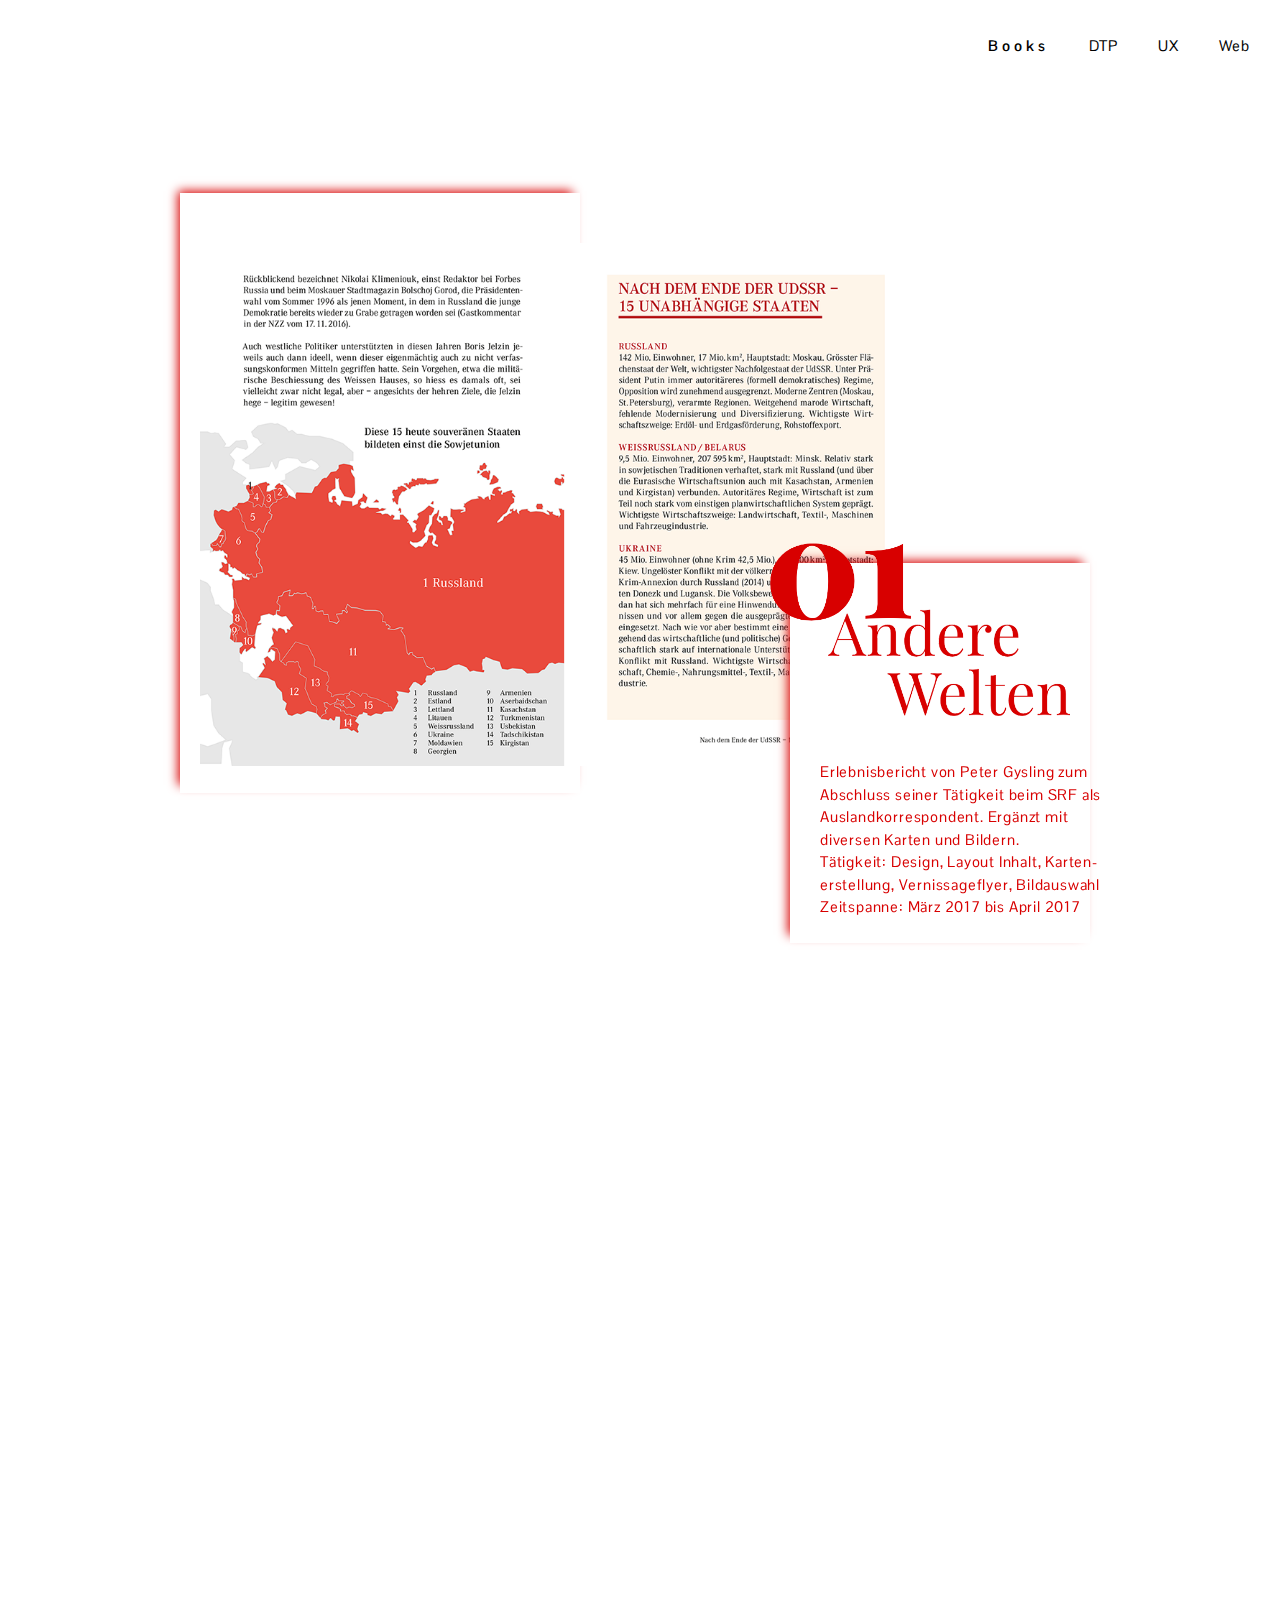
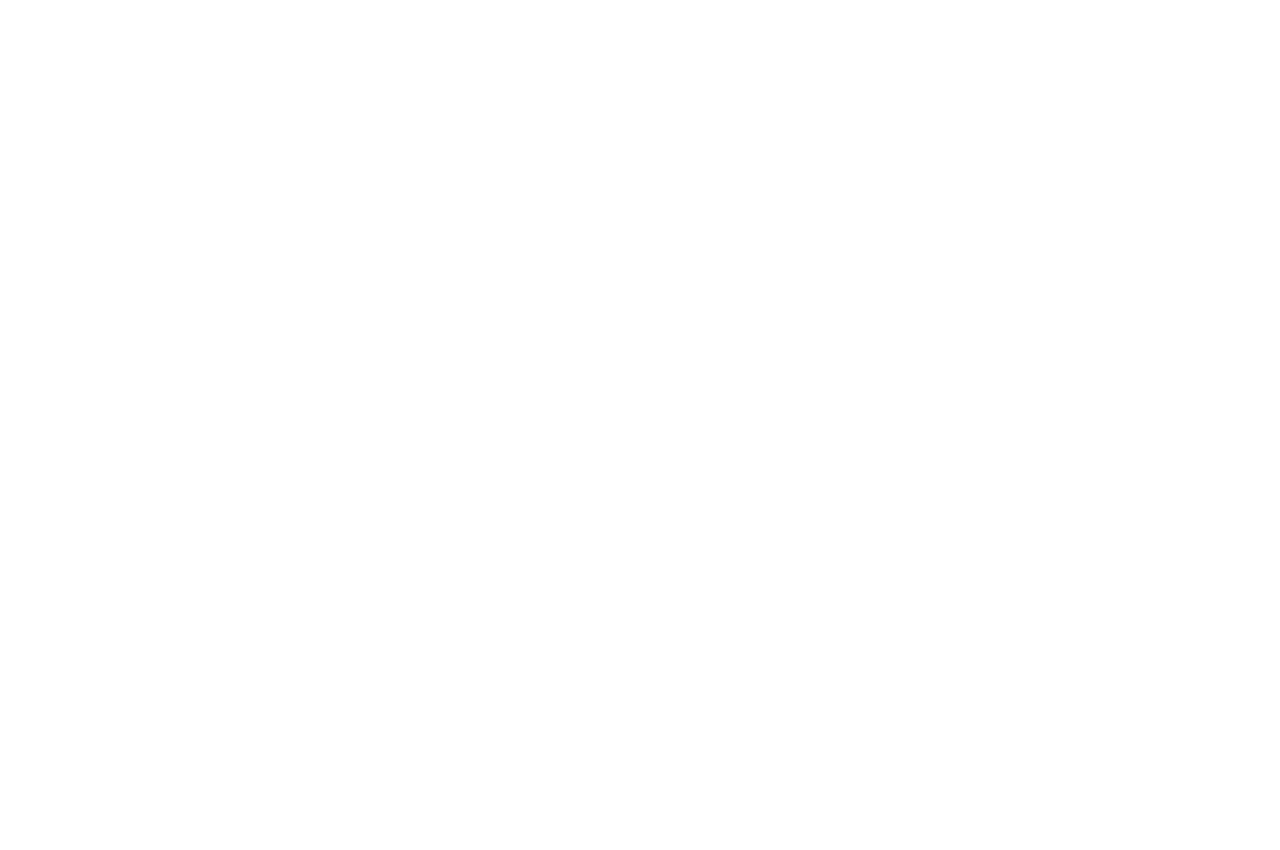
<file: index.html>
<!DOCTYPE html>
<html>
<head>
  <meta charset="utf-8">
  <link rel="stylesheet" type="text/css" media="screen, projection" href="index.css"/>
  <link rel="stylesheet" type="text/css" media="screen, projection" href="print.css"/>
  <link rel="stylesheet" type="text/css" media="screen, projection" href="https://unpkg.com/aos@2.3.0/dist/aos.css"/>
  <script src="https://unpkg.com/aos@2.3.0/dist/aos.js"></script>
  <meta name="viewport" content="width=device-width, initial-scale=1.0">
  <link href="https://fonts.googleapis.com/css?family=Pontano+Sans" rel="stylesheet">
  <link href="https://fonts.googleapis.com/css?family=Playfair+Display:700" rel="stylesheet">
  <title>Portfolio Andrina</title>
</head>

<body>
  <header role="banner" class="page-head">
    <div class="main-nav-rechts">
      <ul>
        <li><a href="./" class="active">Books</a></li>
        <li><a href="./dtp.html">DTP</a></li>
        <li><a href="./ux.html">UX</a></li>
        <li><a href="./web.html">Web</a></li>
      </ul>
    </div>
  </header>

  <section>
    <div class="wrapper">
      <div class="column">

        <!-- Andere Welten -->
        <div class="row andere-welten">
          <div class="heading" data-aos="fade-up" data-aos-anchor-placement="top-center" data-aos-anchor=".andere-welten .image" data-aos-delay="200">
            <div class="edge"></div>
            <div class="text">
              <img src="images/01-andere-welten.png" alt="" style="width: 100%" />
              <div class="subtext">
                Erlebnisbericht von Peter Gysling zum Abschluss seiner Tätigkeit beim SRF als Auslandkorrespondent. Ergänzt mit diversen Karten und Bildern.
                <br>Tätigkeit: Design, Layout Inhalt, Karten-erstellung, Vernissageflyer, Bildauswahl</br>
                Zeitspanne: März 2017 bis April 2017
              </div>
            </div>
          </div>
          <div class="image-left">
            <div class="image fading" data-aos="fade-up" data-aos-anchor-placement="top-bottom">
              <div class="edge"></div>
              <picture>
                <source srcset="images/andere-welten_screen3-2026.png 2x" media="(-webkit-min-device-pixel-ratio: 1.5)"  />
                <source srcset="images/andere-welten_screen3-1013.png" />
                <img src="images/andere-welten_screen3-1013.png" style="width: 100%;" />
              </picture>
              <picture>
                <source srcset="images/andere-welten_screen2-2026.png 2x" media="(-webkit-min-device-pixel-ratio: 1.5)" />
                <source srcset="images/andere-welten_screen2-1013.png" />
                <img src="images/andere-welten_screen2-1013.png" style="width: 100%; position: absolute; top: 0; left:0;" />
              </picture>
              <picture>
                <source srcset="images/andere-welten_screen1-2026.png 2x" media="(-webkit-min-device-pixel-ratio: 1.5)" />
                <source srcset="images/andere-welten_screen1-1013.png" />
                <img src="images/andere-welten_screen1-1013.png" style="width: 100%; position: absolute; top: 0; left:0;" />
              </picture>
            </div>
          </div>
        </div>

        <!-- Menschen machen Marken -->
        <div class="row mmm">
          <div class="heading" data-aos="fade-up" data-aos-anchor=".mmm" data-aos-anchor-placement="top-center" data-aos-offset="-200" data-aos-delay="200">
            <div class="edge"></div>
            <div class="text">
              <img src="images/02-mmm.png" alt="" style="width: 100%">
              <div class="subtext">
                Das Buch enthält einerseits einen Interviewteil sowie einen Theorieteil, welcher ergänzt wird von diversen Grafiken und Diagrammen. Das Buch dient als Lehrmittel für Markenführung.
                <br>Tätigkeit: Design, Layout Inhalt, Diagrammerstellung, Präsentation für Vernissage, Flyers</br>
                Zeitspanne: März 2016 bis April 2016
              </div>
            </div>
          </div>
          <div class="image-right">
            <div class="image fading" data-aos="fade-up" data-aos-anchor=".mmm" data-aos-anchor-placement="top-center" data-aos-offset="-200">
              <div class="edge"></div>
              <picture>
                <source srcset="images/mmm_screen3-1944.png 2x" media="(-webkit-min-device-pixel-ratio: 1.5)"  />
                <source srcset="images/mmm_screen3-972.png" />
                <img src="images/mmm_screen3-972.png" style="width: 100%; float: right;" />
              </picture>
              <picture>
                <source srcset="images/mmm_screen2-1944.png 2x" media="(-webkit-min-device-pixel-ratio: 1.5)"  />
                <source srcset="images/mmm_screen2-972.png" />
                <img src="images/mmm_screen2-972.png" style="width: 100%; position: absolute; top: 0; right:0;"/>
              </picture>
              <picture>
                <source srcset="images/mmm_screen1-1944.png 2x" media="(-webkit-min-device-pixel-ratio: 1.5)"  />
                <source srcset="images/mmm_screen1-972.png" />
                <img src="images/mmm_screen1-972.png" style="width: 100%; position: absolute; top: 0; right:0;"/>
              </picture>
            </div>
          </div>
        </div>

        <!-- Gilde -->
        <div class="row gilde">
          <div class="heading" data-aos="fade-up" data-aos-anchor=".gilde" data-aos-anchor-placement="top-center" data-aos-offset="-100" data-aos-delay="200">
            <div class="edge"></div>
            <div class="text">
              <img src="images/03-gilde.png" alt="" style="width: 100%">
              <div class="subtext">
                Gourmet-Magazin, erscheint 2x jährlich, das die neusten Food-Trends aufnimmt und diese thematisiert.
                <br>Tätigkeit: Design, Layout Inhalt, Satz in Deutsch und Französisch, Bildauswahl</br>
                Zeitspanne: September bis Oktober 2016 und April bis Mai 2017
              </div>
            </div>
          </div>
          <div class="image-left">
            <div class="image fading" data-aos="fade-up" data-aos-anchor=".gilde" data-aos-anchor-placement="top-center" data-aos-offset="-100">
              <div class="edge"></div>
              <picture>
                <source srcset="images/gilde_screen3-2026.png 2x" media="(-webkit-min-device-pixel-ratio: 1.5)"  />
                <source srcset="images/gilde_screen3-1013.png" />
                <img src="images/gilde_screen3-1013.png" style="width: 85%" />
              </picture>
              <picture>
                <source srcset="images/gilde_screen2-2026.png 2x" media="(-webkit-min-device-pixel-ratio: 1.5)"  />
                <source srcset="images/gilde_screen2-1013.png" />
                <img src="images/gilde_screen2-1013.png" style="width: 85%; position: absolute; top: 0; left:0;" />
              </picture>
              <picture>
                <source srcset="images/gilde_screen1-2026.png 2x" media="(-webkit-min-device-pixel-ratio: 1.5)"  />
                <source srcset="images/gilde_screen1-1013.png" />
                <img src="images/gilde_screen1-1013.png" style="width: 85%; position: absolute; top: 0; left:0;" />
              </picture>
            </div>
          </div>
        </div>

      </div>
    </div>
  </section>

  <script>
    AOS.init();
  </script>
</body>
</html>
</file>
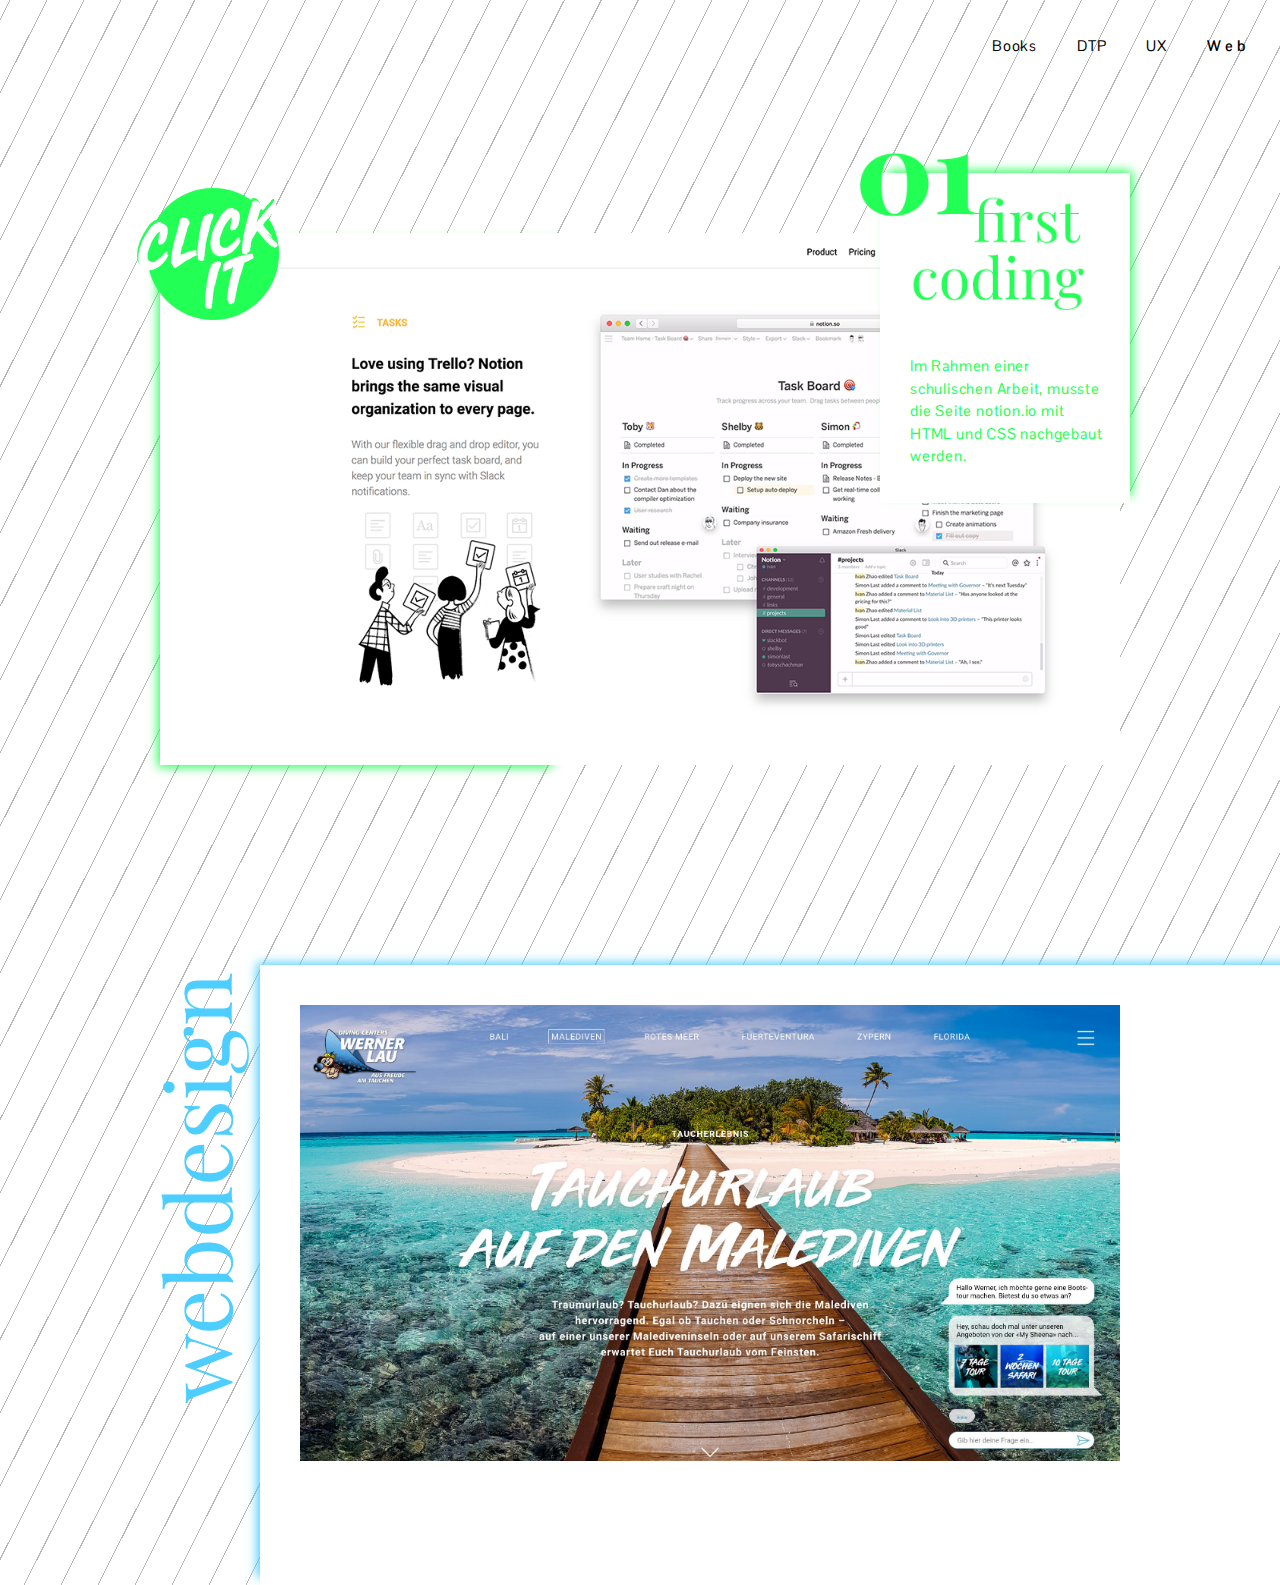
<file: web.html>
<!DOCTYPE html>
<html>
<head>
  <meta charset="utf-8">
  <link rel="stylesheet" type="text/css" media="screen, projection" href="index.css"/>
  <link rel="stylesheet" type="text/css" media="screen, projection" href="web.css"/>
  <meta name="viewport" content="width=device-width, initial-scale=1.0">
  <link href="https://fonts.googleapis.com/css?family=Pontano+Sans" rel="stylesheet">
  <link href="https://fonts.googleapis.com/css?family=Playfair+Display:700" rel="stylesheet">
  <title>Portfolio Andrina</title>
</head>

<body>
  <header role="banner" class="page-head">
    <div class="main-nav-rechts">
      <ul>
        <li><a href="./">Books</a></li>
        <li><a href="./dtp.html">DTP</a></li>
        <li><a href="./ux.html">UX</a></li>
        <li><a href="./web.html" class="active">Web</a></li>
      </ul>
    </div>
  </header>

  <section>
    <div class="wrapper">
      <div class="column">

        <!-- Notion -->
        <div class="row notion">
          <a class="notion-landingpage-link" href="notion/notion-landingpage.html" target="_blank">
          <svg version="1.1" id="Ebene_1" xmlns="http://www.w3.org/2000/svg" xmlns:xlink="http://www.w3.org/1999/xlink" x="0px" y="0px"
            viewBox="0 0 300 300" style="enable-background:new 0 0 300 300;" xml:space="preserve">
            <style type="text/css">
              .st0{fill:#22FF55;}
              .st1{enable-background:new;}
              .st2{fill:#FFFFFF;}
            </style>
            <circle class="st0" cx="155.8" cy="151.7" r="123.8"/>
            <g class="st1">
              <path class="st0" d="M41.6,176.2l0.2-0.3c-0.1,0-0.3,0.1-0.4,0.2c-0.3,0.2-0.8,0.4-1.4,0.5c-0.6,0.1-1.2,0.2-1.8,0.3l-0.5,0.2
                c-0.4,0-0.8,0-1.2,0.1s-0.9,0.2-1.5,0.3c-0.9,0.2-1.6,0.4-2.1,0.5c-0.5,0.2-0.8,0.1-1.2-0.1c-1,0-2.1-0.1-3.1-0.1
                c-1-0.1-2.1-0.4-3.1-1c-0.2-0.1-0.5-0.2-0.8-0.3c-0.3-0.1-0.6-0.2-1-0.3l-1.6-1.2l0.1,0l-0.6-0.4l-1.5-1.2c-0.4-0.3-0.8-0.6-1.2-1
                c-0.4-0.4-0.7-0.8-1.1-1.1l-1-2c-0.6-1.3-1.1-2.5-1.6-3.8c-0.4-1.2-0.9-2.7-1.3-4.6c0.1-0.3,0.1-0.6-0.1-0.8s-0.2-0.4-0.3-0.5
                c0-0.4,0-0.8,0-1.2c0-0.4,0-0.7-0.1-0.9c-0.3-5.9,0.1-11.7,1.5-17.4c1.3-5.7,3.1-10.9,5.3-15.6c0.1-0.4,0.3-0.9,0.6-1.5
                c0.2-0.3,0.3-0.7,0.5-1.2c0.5-1.1,0.9-1.8,1.2-2.2c0.3-0.4,0.7-1.1,1.1-2l-0.2,0l1.8-3.5l1.3-1.9c0.3-0.5,0.6-1,0.9-1.4
                c0.3-0.4,0.4-0.6,0.5-0.7l0.2-0.7c0.3-0.4,0.4-0.7,0.4-0.7l3.3-5.1c0.7-1.2,1.5-2.4,2.3-3.5c0.8-1.2,1.6-2.4,2.4-3.7l0.1-0.1
                c0.1-0.1,0.1-0.2,0.2-0.2c0.1,0,0.2-0.2,0.3-0.3c0.2-0.1,0.3-0.2,0.4-0.2c0.1,0,0.2-0.1,0.3-0.1c0.1-0.7,0.4-1.1,1-1.2
                c0.6-0.1,1-0.5,1.2-1.2c0.1-0.2,0.3-0.3,0.6-0.4c0.3-0.1,0.6-0.2,0.9-0.4l-0.1,0c0.9-0.6,2.1-1.6,3.5-3c0.4-0.1,0.7-0.2,1-0.3
                l-0.2,0c0.7-0.5,1.7-0.9,3-1c1.3-0.2,2.6-0.4,4-0.7c0.6-0.1,1.3-0.1,1.9,0.1c0.6,0.2,1.2,0.5,1.8,0.9c0.6,0.4,1.1,0.7,1.7,1.1
                c0.5,0.4,1,0.7,1.3,0.9c0.1,0,0.1,0,0.2,0c0,0,0.1,0,0.2,0l0.2,0c0.4,0.4,0.7,0.6,1,0.6c0.3,0.1,0.5,0.1,0.6,0.1
                c0.1,0,0.3,0.1,0.4,0.2c0.1,0.1,0.2,0.3,0.2,0.7c0,0.1,0.1,0.3,0.2,0.3c0.1,0.1,0.2,0.2,0.2,0.2l0-0.4l1,1.2
                c0.1,0.1,0.2,0.2,0.3,0.2c0.1,0,0.3,0.1,0.4,0.3l-0.2,0c0.4,0.1,0.7,0.2,1,0.2c0.3,0.1,0.5,0.3,0.7,0.5l0-0.1c0.4,0.4,0.7,1,1,1.9
                c0.3,0.4,0.6,1,0.8,1.8c0.2,0.8,0.5,1.7,0.7,2.5c0,0.4,0,0.9,0.1,1.5c0,0.6,0,1.1,0,1.5c0,0.5,0,1-0.1,1.3c-0.1,0.4-0.1,0.8,0,1.1
                c-0.1,0.2-0.2,0.3-0.1,0.5c0,0.2-0.1,0.3,0,0.3l-0.2,1.4c0,0.1,0,0.1,0,0.2c0,0,0,0.1,0,0.2c0,0.2-0.1,0.5-0.2,1
                c-0.1,0.5-0.1,0.7,0,0.6c0,0.2,0,0.5,0,0.8c-0.4,0.2-0.6,0.4-0.5,0.7c0.1,0.4,0,0.7-0.2,0.8c-0.2,0.7-0.3,1.2-0.3,1.6
                s-0.1,0.7-0.1,0.9c0,0.3-0.1,0.5-0.1,0.5c0,0.1,0,0.2-0.1,0.3c-0.1,0.1-0.2,0.6-0.5,1.5l0,1c-0.2,0.3-0.3,0.7-0.3,1.2
                c0,0.4-0.2,0.7-0.7,0.9l0-0.1c-0.1,0.2-0.3,0.3-0.6,0.3l-0.5,1.8c-0.2,0.5-0.4,1-0.5,1.5c-0.1,0.5-0.4,1-0.9,1.5l-0.3-0.4l-0.3-0.8
                c-0.2,0-0.3,0.2-0.3,0.4c0,0.3,0,0.5-0.2,0.6c-0.1,0.3-0.2,0.6-0.2,0.7c-0.1,0.2-0.2,0.3-0.5,0.5c-0.5,0.1-0.8,0.1-0.9,0.1l0.1,0.3
                l0.5,1.3c-0.5-0.1-0.8-0.2-0.9-0.1c-0.1,0.1-0.3,0.3-0.6,0.7c-0.1,0-0.3,0.1-0.5,0.1c-0.2,0-0.4,0-0.6,0l0.1,0
                c-1,0-1.8,0.1-2.6,0.3c-0.2,0-0.3,0.1-0.4,0.3c-0.2,0.1-0.6,0.2-1,0.3l-0.6,0.1l0.1,0.1c-0.1-0.1-0.2-0.1-0.2-0.1
                c-0.1,0-0.2,0-0.2-0.1l-0.7-0.5c-1.2-0.7-1.8-1.5-2-2.6c-0.2-1.1-0.1-2.1,0.2-3c0-0.1,0-0.3,0-0.4c0-0.1,0-0.2,0-0.3
                c0.1-1.5,0.3-2.6,0.5-3.4c0.2-0.7,0.2-1.4,0.3-2c0-0.7,0.1-1.5,0.3-2.3c0.2-0.8,0.5-1.9,1-3.4c0-1,0.2-2.1,0.5-3.1
                c0.3-0.8,0.4-1.9,0.2-3.3c-0.1,0-0.4,0.2-0.8,0.4c-0.4,0.3-0.7,0.5-1.1,0.8c-0.4,0.3-0.8,0.5-1.1,0.7c-0.4,0.2-0.5,0.4-0.5,0.4
                c-0.5,0.7-1,1.3-1.5,1.8c-0.4,0.5-0.8,0.9-1.1,1.2c-0.3,0.4-0.5,0.6-0.6,0.7c-0.7,0.9-1.3,1.6-1.8,2.2c-0.5,0.6-0.9,1.1-1.2,1.6
                c-0.3,0.5-0.7,1-1,1.6c-0.3,0.5-0.8,1.2-1.3,2.1c-0.1,0-0.2,0.1-0.3,0.4c-0.1,0.2-0.2,0.5-0.3,0.6c-0.4,0.5-0.7,1-0.9,1.5
                c-0.2,0.5-0.6,1.2-1.2,2.1l0.1,0l-1.4,3.2c-0.4,0.6-0.7,1.1-0.8,1.6c-0.1,0.5-0.2,0.9-0.3,1.3c-0.1,0.5-0.3,1-0.5,1.5
                c-0.2,0.5-0.5,1.1-0.8,1.8c-0.2,0.6-0.5,1.3-0.8,2c-0.3,0.7-0.5,1.3-0.8,1.8c-0.3,0.9-0.6,1.8-0.9,2.7c-0.2,0.9-0.5,1.9-0.7,3
                c-0.2,0.3-0.4,0.5-0.3,0.6c0,0.1-0.1,0.3-0.3,0.5l-0.3,0.4l0.5-0.2l-0.5,1.5l-0.2,4.8l0.1,2c0.1,1.1,0.1,1.9,0.2,2.3
                c0,0.4,0.1,0.8,0.2,1.1c0.1,0.3,0.2,0.6,0.4,1c0.1,0.4,0.4,1,0.7,1.9l0.1,0.1c0,0.1,0.1,0.2,0.3,0.3c0.2,0.3,0.4,0.5,0.5,0.8
                c0.6,0.4,1,0.7,1.4,1c0.3,0.2,0.6,0.4,0.8,0.5s0.5,0.2,0.8,0.3c0.3,0.1,0.7,0.2,1.2,0.3c1.1,0.2,2.2,0.4,3.3,0.5
                c1.1,0.1,2.1-0.1,3.1-0.7c0.7-0.4,1.3-0.6,1.6-0.7c0.3-0.1,0.6-0.2,0.9-0.4c0.3-0.2,0.8-0.5,1.4-0.9c0.6-0.5,1.6-1.3,3-2.5l4.3-3.6
                l1.6-1.4c0.2-0.2,0.5-0.5,0.9-1c0.4-0.5,0.5-0.6,0.4-0.5c0.3-0.4,0.6-0.6,1-0.8c0.4-0.2,0.7-0.5,1-0.8c0-0.2,0.1-0.4,0.2-0.7
                c0.1-0.3,0.3-0.5,0.6-0.7l-0.1,0c0.1,0,0.1,0,0.2-0.1c0.1,0,0.1-0.1,0.2-0.1l0.2,0l0.6-0.7l-0.4,0.1c0.2-0.3,0.5-0.8,1-1.3
                c0.5-0.5,1-1,1.5-1.5c0.5-0.5,1-0.9,1.5-1.3c0.5-0.4,0.7-0.6,0.8-0.7c0.2,0.9,0.2,1.5,0.2,1.6c-0.3,0.2-0.6,0.5-0.7,0.7
                c-0.1,0.3-0.1,0.5,0,0.6c1.1-1.2,1.8-1.7,2.1-1.6c0.3,0.1,0.4,0.5,0.4,1.1c-0.1,0.7-0.2,1.4-0.4,2.3c-0.2,0.9-0.4,1.5-0.4,1.8
                l1-0.4l0.9,0.9c0.5,0.3,0.7,0.3,0.6,0.1c-0.1-0.2-0.1-0.3-0.1-0.3l0.4,0.8c-0.1,0.2-0.2,0.3-0.1,0.3c0,0,0,0.1-0.1,0.1
                c-0.2,0.6-0.4,1.1-0.6,1.2c-0.2,0.2-0.3,0.3-0.3,0.3c-0.1,0-0.2,0.1-0.2,0.2c-0.1,0.1-0.2,0.4-0.3,0.8l-2.7,4.8
                c-0.3,0.2-0.6,0.5-0.7,0.9c-0.1,0.4-0.3,0.7-0.4,1l-0.1-0.3c-0.1,0-0.3,0.1-0.3,0.3c-0.1,0.2-0.1,0.3-0.2,0.4l-0.1-0.1l-0.3,0.5
                l-1.9,2.4c-0.5,0.7-1.1,1.4-1.8,2.2c-0.7,0.8-1.4,1.5-2.1,2.2c-0.7,0.7-1.4,1.4-2.1,2c-0.7,0.6-1.3,1-1.9,1.3
                c-0.3,0.2-0.6,0.4-0.9,0.7c-0.3,0.2-0.6,0.4-0.9,0.6c-0.1,0.2-0.4,0.3-0.8,0.4c-0.2,0-0.4,0.1-0.5,0.3l-0.9,0.6l0.1,0
                c-0.3,0.2-0.6,0.4-1.1,0.6c-0.5,0.2-0.9,0.4-1.3,0.5c-0.4,0.4-0.8,0.6-1.2,0.8c-0.3,0.1-0.8,0.3-1.4,0.6c-0.3,0.1-0.6,0.3-0.9,0.4
                c-0.2,0.2-0.5,0.3-0.8,0.6L41.6,176.2z M66.3,143.3l-0.1,0.1c0.1,0.3,0.1,0.4,0,0.3C66.2,143.7,66.2,143.5,66.3,143.3z M66.7,142.5
                c0.1-0.1,0.1,0,0,0.2c-0.1,0.2-0.3,0.4-0.4,0.6c0.1-0.1,0.1-0.2,0.2-0.3C66.5,142.8,66.6,142.7,66.7,142.5z"/>
              <path class="st0" d="M92.4,147.6l0.1,0c0.1,0.4,0.1,0.7,0.1,0.9c0,0.2-0.1,0.4-0.2,0.6l0,0.1l2.6-1.3c0.9-0.5,1.7-0.9,2.4-1.1
                c0.6-0.3,1.4-0.6,2.2-0.9c0.8-0.3,1.7-0.7,2.7-1.1c1-0.4,2.5-0.9,4.3-1.6c1.2-0.5,2.3-0.9,3.2-1.2c0.9-0.2,1.7-0.5,2.5-0.6
                c0.8-0.2,1.7-0.3,2.7-0.4c1-0.1,2.2-0.3,3.6-0.6c0.4-0.1,0.6-0.2,0.8-0.3c0.2-0.1,0.3-0.2,0.5-0.2c0.5-0.2,0.9-0.2,1.2,0
                c0.3,0.2,0.8,0.7,1.6,1.6c-0.2,0.3-0.1,0.7,0.3,1.2c-0.6-0.1-1-0.1-1,0c-0.1,0.1-0.2,0.3-0.3,0.4l-0.3,0.4c0,0.1,0.1,0.1,0.2,0.2
                c0.1,0.1,0.2,0.1,0.2,0.2l-0.1,0c0.2,0.1,0.3,0.3,0.4,0.5c0.1,0.2,0.1,0.4,0.2,0.6c0.1,0.3,0,0.5-0.2,0.7c-0.2,0.1-0.3,0.3-0.5,0.5
                l0-0.2l-0.2,0.3l-0.1,0.1l1,0.2l1,0.2l-0.1,0c0.2,0.1,0.4,0.2,0.6,0.1l0.2,0.9l-1.6,0.7l-0.8,0.5c0.2,0,0.4,0,0.6,0
                c0.2,0,0.5-0.1,0.7,0c0.3,0,0.6,0,0.8,0.1c0.1,0.2-0.2,0.4-0.9,0.7c-0.7,0.3-1.3,0.5-1.8,0.7c-0.1,0-0.3,0.1-0.5,0.2
                c-0.2,0.1-0.3,0.2-0.5,0.2c-1.1,0.3-2,0.6-2.7,1c-0.8,0.4-1.4,0.8-2,1.1c-0.5,0.3-0.9,0.5-1.2,0.7c-0.2,0.2-0.6,0.5-0.9,0.8
                c-0.4,0.3-0.8,0.7-1.4,1.1s-1.4,0.9-2.5,1.4c-0.6,0.3-1.2,0.5-1.9,0.7c-0.6,0.2-1.3,0.5-2.1,1l-0.9,0.4l0.1,0
                c-1.9,0.9-3.3,1.8-4.2,2.7c-0.1,0-0.3,0.1-0.4,0.2c-0.1,0.1-0.3,0.2-0.4,0.3l0-0.1l-0.3,0.4l0.1,0.3c-1.5,0.6-2.6,1.3-3.4,2
                c-0.6,0.3-1.2,0.6-1.8,0.9l-3.1,2.5l-2.9,2.1c-0.2,0.2-0.4,0.3-0.5,0.4c-0.2,0.1-0.4,0.3-0.7,0.5c-0.1,0.1-0.3,0.2-0.5,0.2
                c-0.1,0-0.2,0.1-0.3,0.2c-0.3,0.2-0.7,0.4-1.5,0.5c-0.7,0.1-1,0.6-1,1.3c-0.1,0-0.3,0-0.6-0.1c-0.3-0.1-0.7-0.1-1.1-0.2
                c-0.4-0.1-0.8-0.1-1.1-0.2c-0.3,0-0.6-0.1-0.7,0c-0.6,0.2-0.9,0.1-0.9-0.3c0-0.4-0.1-0.9-0.4-1.7l0.1,0c-0.1-0.1-0.2-0.3-0.4-0.6
                l-1.1-2l-0.8-1.2c-0.1-0.1-0.2-0.3-0.3-0.5c-0.1-0.2-0.1-0.5-0.1-0.8l-0.2-0.3l0,0.1c-0.1-0.2-0.2-0.5-0.4-0.9
                c-0.1-0.4-0.3-0.7-0.5-0.8l0.1,0l-0.4-0.3c-0.4-0.1-0.5-0.4-0.4-0.7c0.1-0.3,0.1-0.7,0-1c-0.1-0.7-0.1-1.2,0.2-1.4
                c0-0.1,0-0.1,0-0.2c0,0,0.1-0.1,0.1-0.3l0.3-0.4l0.1,0c-0.1,0-0.3,0-0.5-0.1c-0.2-0.1-0.2-0.4,0.1-0.8l0-0.2l0-0.6
                c0.2-2.3,0.4-4.5,0.7-6.4c0.2-1.9,0.5-3.8,0.8-5.7c0.3-1.8,0.6-3.7,1-5.6c0.3-1.9,0.7-4,1.2-6.3c0.2-0.5,0.4-1.2,0.6-2.1
                c0.2-0.9,0.4-1.8,0.6-2.7c0.2-0.9,0.4-1.8,0.6-2.7c0.2-0.9,0.4-1.6,0.6-2.1c0.2-1.1,0.4-2.2,0.7-3.2c0.3-1.1,0.6-2.2,0.8-3.2
                l2.7-9.4l2.6-10.2c0.5-1.6,1-3.4,1.5-5.4c0.5-2,1-3.9,1.5-5.6c0.1-1.2,0.4-2.3,0.7-3.3c0.4-1,0.8-2.1,1.4-3.2l0.8-0.4
                c0.1-0.2,0.3-0.3,0.6-0.5c0.3-0.2,0.5-0.4,0.6-0.8l2.8,0c1.2,0.1,2.3,0.1,3.3,0.1c1,0,1.8,0.2,2.4,0.4l1.1,1l0.1,0.1
                c0,0.1,0.1,0.1,0.1,0.1l0-0.1c0.6,0.2,1,0.3,1.2,0.4c0.2,0.1,0.4,0.3,0.6,0.6c0.1,0.2,0.3,0.4,0.5,0.6c0.2,0.2,0.3,0.2,0.3,0.2
                c0.4,0.3,0.5,0.5,0.4,0.5c-0.1,0.1-0.2,0.2-0.3,0.3c0.1,0.2,0.1,0.4,0.1,0.5c-0.1,0.2,0,0.4,0.2,0.7c0.5,0.5,1,1.1,1.4,1.7
                c0.4,0.7,0.6,1.4,0.6,2.1c0,0.6,0,1.3-0.1,2c-0.1,0.8-0.3,1.3-0.7,1.5l-0.5,1.5l-0.3,0.1c-0.1,0.4-0.3,0.9-0.6,1.4
                c-0.3,0.5-0.6,1.2-0.9,1.9l0.1,0c-0.1,0.3-0.2,0.8-0.3,1.3c-0.1,0.6-0.5,1.1-1,1.6c-0.1,0.1-0.1,0.2-0.1,0.5c0,0.2,0,0.4,0,0.4
                c-0.1,0.8-0.2,1.7-0.5,2.7c-0.3,1-0.5,1.8-0.7,2.4c-0.5,1.4-1,2.9-1.5,4.6c-0.5,1.7-1,3.2-1.3,4.4c-0.3,1.3-0.7,2.7-1.1,4.2
                c-0.4,1.6-0.7,2.8-1,3.9c-0.1,0.5-0.2,1-0.3,1.3c-0.1,0.4-0.2,0.7-0.3,1.1c-0.1,0.3-0.1,0.6-0.2,0.8l-0.8,2.5
                c-0.2,0.9-0.5,1.9-0.9,2.8c-0.4,1-0.7,1.8-1,2.4c0,0.2-0.2,0.3-0.3,0.3c-0.2,0.1-0.3,0.2-0.3,0.3c-0.1,0-0.1,0.1-0.1,0.1
                c0,0.1,0.1,0.3,0.2,0.5l-0.7,1.5l-0.2,1.2l0.4,0c0.1,0.4,0,0.7-0.3,0.7c0,0.1,0.1,0.3,0.1,0.4c0,0.1,0,0.3,0,0.4l0.2,0.3
                c-0.3,0.2-0.5,0.4-0.6,0.5c-0.1,0.1-0.1,0.3-0.1,0.4l-0.1,0.8l0-0.1l-0.4,0.6l-0.1,0.2c0.4-0.1,0.6,0,0.4,0.2
                c-0.1,0.2-0.2,0.5-0.2,0.9l-0.7,0.6l0.1,0l0.4,1.9c0,0.2,0,0.4-0.1,0.6c-0.1,0.2-0.1,0.3-0.2,0.5L92.4,147.6z"/>
              <path class="st0" d="M125.8,159.4c-0.3-0.2-0.4-0.4-0.3-0.7c0.1-0.3,0-0.6-0.2-0.9c-0.1-0.5-0.2-0.9-0.3-1.2
                c-0.1-0.3-0.2-0.6-0.2-1c0.1-0.5,0.1-1,0.1-1.3c-0.1-0.3-0.1-0.6-0.2-0.8c-0.1-0.2-0.2-0.5-0.2-0.9c-0.1-0.4-0.1-0.8-0.1-1.4
                c-0.1-3.2-0.2-6.3-0.3-9.3c-0.1-3,0.1-6,0.5-9c0.5-3.7,0.9-7.3,1.4-10.8c0.5-3.5,0.9-6.9,1.4-10.2c0.5-3.4,1.1-6.7,1.7-10.1
                c0.6-3.3,1.4-6.8,2.1-10.4c0.3-1.6,0.8-3,1.2-4.2c0.5-1.2,1-2.6,1.6-4.2l1.6-5c0-0.8,0.4-1.4,1.3-1.9c0.9-0.4,1.6-0.9,2.2-1.5
                c0.4-0.1,0.6-0.2,0.8-0.4c0.2-0.2,0.4-0.4,0.6-0.5c0.4,0,0.8-0.1,1-0.2c0.2-0.1,0.6-0.3,1.1-0.4c0.1,0,0.4-0.2,0.6-0.5
                c0.3-0.3,0.7-0.5,1.3-0.4c0.2,0,0.4,0.2,0.7,0.4c0.3,0.1,0.6,0,0.8-0.2c0.2-0.2,0.5-0.5,0.7-0.7c0.2-0.3,0.4-0.5,0.7-0.6
                c0.2-0.2,0.5-0.2,0.9-0.1c0.6,0.2,1.2,0.3,1.7,0.3c0.5,0,0.9,0.1,1.1,0.2c0.4,0.3,0.7,0.6,1.2,0.8c0.4,0.3,0.8,0.4,1,0.5
                c0.7,0.5,1,1.2,0.8,2c-0.2,0.8-0.3,1.7-0.3,2.7c-0.3,1.3-0.8,2.8-1.5,4.5c-0.7,1.8-1.3,3.1-1.9,4.2c-1.2,2.9-2.1,5.8-2.6,8.6
                c-0.5,2.8-1.3,5.8-2.2,8.8c-0.2,0.9-0.4,1.7-0.7,2.5c-0.3,0.8-0.5,1.7-0.7,2.6l-0.3,2.8c-0.3,0.2-0.4,0.3-0.3,0.4l0.1,0.3l-0.1,0.1
                l0,0.2c0.1,0.4,0,0.7-0.2,1c-0.2,0.3-0.4,0.7-0.5,1.1c-0.1,0.4-0.2,0.6-0.4,0.6c-0.2,0-0.3,0.1-0.4,0.4c0,0.8-0.1,1.6-0.4,2.4
                c-0.3,0.8-0.4,1.5-0.5,2.1c0,0.6,0,1.2-0.2,2c-0.2,0.7-0.3,1.5-0.3,2.2c-0.2,0.8-0.4,1.5-0.6,2c-0.2,0.6-0.3,1.3-0.5,2.2
                c-0.1,0.5-0.2,0.9-0.1,1.2c0.1,0.4,0.1,0.7,0,1.1c-0.1,0.4-0.1,0.8-0.2,1.3c-0.1,0.5,0,0.9,0,1.3c-0.5,2-0.7,4.1-0.7,6.1
                c0,2.1-0.4,4.1-1.1,6.1c-0.1,0.3,0,0.6,0.1,0.9c0.2,0.3,0.3,0.6,0.4,1c-0.1,0.5-0.1,0.9-0.3,1.2c-0.1,0.4-0.2,0.6-0.2,0.9
                c-0.2,0.4-0.2,0.8-0.1,1.2c0.1,0.4,0.1,0.7-0.2,1c0.1,0.1,0,0.3-0.2,0.4c-0.2,0.2-0.4,0.3-0.6,0.5l0.2,1.1c0,0.6,0,1.1,0.1,1.6
                s0.1,1,0.1,1.6c0,0.4-0.1,0.7-0.4,0.9c-0.3,0.2-0.5,0.5-0.8,0.9c-0.1,0.1-0.2,0.2-0.1,0.4c0,0.2-0.1,0.3-0.4,0.5
                c0,0.2-0.2,0.3-0.6,0.2c-0.4-0.1-0.6,0-0.5,0.3c-0.1-0.1-0.3-0.2-0.7-0.3c-0.3-0.1-0.7-0.2-0.9-0.4c0,0.2-0.2,0.4-0.6,0.4
                c-0.4,0-0.5,0.2-0.4,0.4c-0.6,0-1.1,0-1.5,0c-0.4-0.1-0.8-0.1-1.2-0.2c-0.1,0-0.3,0-0.4-0.2c-0.1-0.2-0.2-0.4-0.4-0.7
                c-0.1-0.3-0.3-0.5-0.4-0.8c-0.1-0.3-0.3-0.5-0.4-0.6c-0.2,0.4-0.4,0.7-0.5,0.9C126.5,158.9,126.2,159.2,125.8,159.4z"/>
              <path class="st0" d="M177,149.7l0.2-0.3c-0.1,0-0.3,0.1-0.4,0.2c-0.3,0.2-0.8,0.4-1.4,0.5c-0.6,0.1-1.2,0.2-1.8,0.3l-0.5,0.2
                c-0.4,0-0.8,0-1.2,0.1s-0.9,0.2-1.5,0.3c-0.9,0.2-1.6,0.4-2.1,0.5c-0.5,0.2-0.8,0.1-1.2-0.1c-1,0-2.1-0.1-3.1-0.1
                c-1-0.1-2.1-0.4-3.1-1c-0.2-0.1-0.5-0.2-0.8-0.3c-0.3-0.1-0.6-0.2-1-0.3l-1.6-1.2l0.1,0L157,148l-1.5-1.2c-0.4-0.3-0.8-0.6-1.2-1
                c-0.4-0.4-0.7-0.8-1.1-1.1l-1-2c-0.6-1.3-1.1-2.5-1.6-3.8c-0.4-1.2-0.9-2.7-1.3-4.6c0.1-0.3,0.1-0.6-0.1-0.8
                c-0.1-0.2-0.2-0.4-0.3-0.5c0-0.4,0-0.8,0-1.2c0-0.4,0-0.7-0.1-0.9c-0.3-5.9,0.1-11.7,1.5-17.4c1.3-5.7,3.1-10.9,5.3-15.6
                c0.1-0.4,0.3-0.9,0.6-1.5c0.2-0.3,0.3-0.7,0.5-1.2c0.5-1.1,0.9-1.8,1.2-2.2c0.3-0.4,0.7-1.1,1.1-2l-0.2,0l1.8-3.5l1.3-1.9
                c0.3-0.5,0.6-1,0.9-1.4c0.3-0.4,0.4-0.6,0.5-0.7l0.2-0.7c0.3-0.4,0.4-0.7,0.4-0.7l3.3-5.1c0.7-1.2,1.5-2.4,2.3-3.5
                c0.8-1.2,1.6-2.4,2.4-3.7l0.1-0.1c0.1-0.1,0.1-0.2,0.2-0.2c0.1,0,0.2-0.2,0.3-0.3c0.2-0.1,0.3-0.2,0.4-0.2c0.1,0,0.2-0.1,0.3-0.1
                c0.1-0.7,0.4-1.1,1-1.2c0.6-0.1,1-0.5,1.2-1.2c0.1-0.2,0.3-0.3,0.6-0.4c0.3-0.1,0.6-0.2,0.9-0.4l-0.1,0c0.9-0.6,2.1-1.6,3.5-3
                c0.4-0.1,0.7-0.2,1-0.3l-0.2,0c0.7-0.5,1.7-0.9,3-1c1.3-0.2,2.6-0.4,4-0.7c0.6-0.1,1.3-0.1,1.9,0.1c0.6,0.2,1.2,0.5,1.8,0.9
                c0.6,0.4,1.1,0.7,1.7,1.1c0.5,0.4,0.9,0.7,1.3,0.9c0.1,0,0.1,0,0.2,0c0,0,0.1,0,0.2,0l0.2,0c0.4,0.4,0.7,0.6,1,0.6
                c0.3,0.1,0.5,0.1,0.6,0.1c0.1,0,0.3,0.1,0.4,0.2c0.1,0.1,0.2,0.3,0.2,0.7c0,0.1,0.1,0.3,0.2,0.3c0.1,0.1,0.2,0.2,0.2,0.2l0-0.4
                l1,1.2c0.1,0.1,0.2,0.2,0.3,0.2c0.1,0,0.3,0.1,0.4,0.3l-0.2,0c0.4,0.1,0.7,0.2,1,0.2c0.3,0.1,0.5,0.3,0.7,0.5l0-0.1
                c0.4,0.4,0.7,1,1,1.9c0.3,0.4,0.6,1,0.8,1.8c0.2,0.8,0.5,1.7,0.7,2.5c0,0.4,0,0.9,0.1,1.5c0,0.6,0,1.1,0,1.5c0,0.5,0,1-0.1,1.3
                c-0.1,0.4-0.1,0.8,0,1.1c-0.1,0.2-0.2,0.3-0.1,0.5c0,0.2-0.1,0.3,0,0.3l-0.2,1.4c0,0.1,0,0.1,0,0.2c0,0,0,0.1,0,0.2
                c0,0.2-0.1,0.5-0.2,1c-0.1,0.5-0.1,0.7,0,0.6c0,0.2,0,0.5,0,0.8c-0.4,0.2-0.6,0.4-0.5,0.7c0.1,0.4,0,0.7-0.2,0.8
                c-0.2,0.7-0.3,1.2-0.3,1.6c0,0.4-0.1,0.7-0.1,0.9c0,0.3-0.1,0.5-0.1,0.5c0,0.1,0,0.2-0.1,0.3c-0.1,0.1-0.2,0.6-0.5,1.5l0,1
                c-0.2,0.3-0.3,0.7-0.3,1.2c0,0.4-0.2,0.7-0.7,0.9l0-0.1c-0.1,0.2-0.3,0.3-0.6,0.3l-0.5,1.8c-0.2,0.5-0.4,1-0.5,1.5
                c-0.1,0.5-0.4,1-0.9,1.5l-0.3-0.4l-0.3-0.8c-0.2,0-0.3,0.2-0.3,0.4c0,0.3,0,0.5-0.2,0.6c-0.1,0.3-0.2,0.6-0.2,0.7
                c-0.1,0.2-0.2,0.3-0.5,0.5c-0.5,0.1-0.8,0.1-0.9,0.1l0.1,0.3l0.5,1.3c-0.5-0.1-0.8-0.2-0.9-0.1c-0.1,0.1-0.3,0.3-0.6,0.7
                c-0.1,0-0.3,0.1-0.5,0.1s-0.4,0-0.6,0l0.1,0c-1,0-1.8,0.1-2.6,0.3c-0.2,0-0.3,0.1-0.4,0.3c-0.2,0.1-0.6,0.2-1,0.3l-0.6,0.1l0.1,0.1
                c-0.1-0.1-0.2-0.1-0.2-0.1c-0.1,0-0.2,0-0.2-0.1l-0.7-0.5c-1.2-0.7-1.8-1.5-2-2.6c-0.2-1.1-0.1-2.1,0.2-3c0-0.1,0-0.3,0-0.4
                c0-0.1,0-0.2,0-0.3c0.1-1.5,0.3-2.6,0.5-3.4c0.2-0.7,0.2-1.4,0.3-2c0-0.7,0.1-1.5,0.3-2.3c0.2-0.8,0.5-1.9,1-3.4
                c0-1,0.2-2.1,0.5-3.1c0.3-0.8,0.4-1.9,0.2-3.3c-0.1,0-0.4,0.2-0.8,0.4c-0.4,0.3-0.7,0.5-1.1,0.8c-0.4,0.3-0.8,0.5-1.1,0.7
                c-0.4,0.2-0.5,0.4-0.5,0.4c-0.5,0.7-1,1.3-1.5,1.8c-0.4,0.5-0.8,0.9-1.2,1.2c-0.3,0.4-0.5,0.6-0.6,0.7c-0.7,0.9-1.3,1.6-1.8,2.2
                c-0.5,0.6-0.9,1.1-1.2,1.6c-0.3,0.5-0.7,1-1,1.6c-0.3,0.5-0.8,1.2-1.3,2.1c-0.1,0-0.2,0.1-0.3,0.4c-0.1,0.2-0.2,0.5-0.3,0.6
                c-0.4,0.5-0.7,1-0.9,1.5c-0.2,0.5-0.6,1.2-1.2,2.1l0.1,0l-1.4,3.2c-0.4,0.6-0.7,1.1-0.8,1.6c-0.1,0.5-0.2,0.9-0.3,1.3
                c-0.1,0.5-0.3,1-0.5,1.5c-0.2,0.5-0.5,1.1-0.8,1.8c-0.2,0.6-0.5,1.3-0.8,2c-0.3,0.7-0.5,1.3-0.8,1.8c-0.3,0.9-0.6,1.8-0.9,2.7
                c-0.2,0.9-0.5,1.9-0.7,3c-0.2,0.3-0.4,0.5-0.3,0.6c0,0.1-0.1,0.3-0.3,0.5l-0.3,0.4l0.5-0.2l-0.5,1.5l-0.2,4.8l0.1,2
                c0.1,1.1,0.1,1.9,0.2,2.3c0,0.4,0.1,0.8,0.2,1.1c0.1,0.3,0.2,0.6,0.4,1c0.1,0.4,0.4,1,0.7,1.9l0.1,0.1c0,0.1,0.1,0.2,0.3,0.3
                c0.2,0.3,0.4,0.5,0.5,0.8c0.6,0.4,1,0.7,1.4,1c0.3,0.2,0.6,0.4,0.8,0.5c0.2,0.1,0.5,0.2,0.8,0.3c0.3,0.1,0.7,0.2,1.2,0.3
                c1.1,0.2,2.2,0.4,3.3,0.5c1.1,0.1,2.1-0.1,3.1-0.7c0.7-0.4,1.3-0.6,1.6-0.7c0.3-0.1,0.6-0.2,0.9-0.4c0.3-0.2,0.8-0.5,1.4-0.9
                c0.6-0.5,1.6-1.3,3-2.5l4.3-3.6l1.6-1.4c0.2-0.2,0.5-0.5,0.9-1c0.4-0.5,0.5-0.6,0.4-0.5c0.3-0.4,0.6-0.6,1-0.8
                c0.4-0.2,0.7-0.5,1-0.8c0-0.2,0.1-0.4,0.2-0.7c0.1-0.3,0.3-0.5,0.6-0.7l-0.1,0c0.1,0,0.1,0,0.2-0.1c0.1,0,0.1-0.1,0.2-0.1l0.2,0
                l0.6-0.7l-0.4,0.1c0.2-0.3,0.5-0.8,1-1.3c0.5-0.5,1-1,1.5-1.5c0.5-0.5,1-0.9,1.5-1.3c0.5-0.4,0.7-0.6,0.8-0.7
                c0.2,0.9,0.2,1.5,0.2,1.6c-0.3,0.2-0.6,0.5-0.7,0.7c-0.1,0.3-0.1,0.5,0,0.6c1.1-1.2,1.8-1.7,2.1-1.6c0.3,0.1,0.4,0.5,0.4,1.1
                c-0.1,0.7-0.2,1.4-0.4,2.3s-0.4,1.5-0.4,1.8l1-0.4l0.9,0.9c0.5,0.3,0.7,0.3,0.6,0.1c-0.1-0.2-0.1-0.3-0.1-0.3l0.4,0.8
                c-0.1,0.2-0.2,0.3-0.1,0.3c0,0,0,0.1-0.1,0.1c-0.2,0.6-0.4,1.1-0.6,1.2c-0.2,0.2-0.3,0.3-0.3,0.3c-0.1,0-0.2,0.1-0.2,0.2
                c-0.1,0.1-0.2,0.4-0.3,0.8l-2.7,4.8c-0.3,0.2-0.6,0.5-0.7,0.9c-0.1,0.4-0.3,0.7-0.4,1l-0.1-0.3c-0.1,0-0.3,0.1-0.3,0.3
                c-0.1,0.2-0.1,0.3-0.2,0.4l-0.1-0.1l-0.3,0.5l-1.9,2.4c-0.5,0.7-1.1,1.4-1.8,2.2c-0.7,0.8-1.4,1.5-2.1,2.2c-0.7,0.7-1.4,1.4-2.1,2
                c-0.7,0.6-1.3,1-1.9,1.3c-0.3,0.2-0.6,0.4-0.9,0.7c-0.3,0.2-0.6,0.4-0.9,0.6c-0.1,0.2-0.4,0.3-0.8,0.4c-0.2,0-0.4,0.1-0.5,0.3
                l-0.9,0.6l0.1,0c-0.3,0.2-0.6,0.4-1.1,0.6c-0.5,0.2-0.9,0.4-1.3,0.5c-0.4,0.4-0.8,0.6-1.2,0.8c-0.3,0.1-0.8,0.3-1.4,0.6
                c-0.3,0.1-0.6,0.3-0.9,0.4c-0.2,0.2-0.5,0.3-0.8,0.6L177,149.7z M201.6,116.7l-0.1,0.1c0.1,0.3,0.1,0.4,0,0.3
                C201.5,117.1,201.5,116.9,201.6,116.7z M202,116c0.1-0.1,0.1,0,0,0.2c-0.1,0.2-0.3,0.4-0.4,0.6c0.1-0.1,0.1-0.2,0.2-0.3
                C201.8,116.3,201.9,116.1,202,116z"/>
              <path class="st0" d="M218,144.5l0.1,0.6c-0.8,0.2-1,0.3-0.8,0.4c0.3,0.1,0.4,0.2,0.3,0.3c0,0.2,0,0.5,0,0.8c0,0.3-0.2,0.6-0.6,0.7
                c-0.3-0.1-0.7-0.2-1.2-0.4c-0.5-0.2-1.1-0.3-1.7-0.3c-1.2,0.1-2.3,0.1-3.5,0.2c-1.2,0-1.9-0.1-2.2-0.5c-0.3-0.6-0.4-1.1-0.5-1.6
                c-0.1-0.4-0.1-0.9-0.1-1.3c0-0.4,0-0.6,0-0.7c0-0.1,0-0.2-0.1-0.4l0-3.6c-0.1-0.7-0.1-1.3-0.1-1.8c0-0.4,0.1-0.9,0.1-1.4
                c0.1-1,0.3-2.1,0.5-3.2c0.2-1.2,0.3-2.3,0.2-3.5c0-1.3,0.2-2.6,0.5-3.9s0.5-2.6,0.5-3.8l0.7-4.1c0.1-0.5,0.2-1,0.2-1.7
                c0-0.7,0-1.3,0-1.9l0.9-2.8l1.1-4.8l0,0.2c0-0.3,0-0.7-0.1-1.1c0-0.4,0-0.8,0.1-1c0.1-0.2,0.2-0.7,0.3-1.3c0.1-0.7,0.2-1.1,0.3-1.5
                c0.3-0.2,0.5-0.4,0.5-0.6c0-0.2,0-0.5,0-0.8c0.2-0.5,0.4-1.2,0.7-2c0.3-0.9,0.4-1.6,0.5-2.1c0.1-0.4,0.1-0.9,0.1-1.5
                c0-0.6,0.1-1.2,0.3-1.6l0,0.1c0-0.5,0.1-0.9,0.2-1.1c0.1-0.2,0.2-0.4,0.3-0.7l0.6-2.1c0.4-1.6,0.7-3.1,1.1-4.6
                c0.4-1.5,0.8-3.1,1.3-4.6l0.7-1.9c-0.1-0.3,0-0.6,0.2-0.8l-0.1-0.5c0.2-0.3,0.4-0.8,0.5-1.4c0.1-0.6,0.2-1.1,0.3-1.6
                c0.2-0.5,0.4-0.9,0.5-1.4c0.1-0.4,0.2-0.8,0.2-1.2l0.7-2.2c0-0.5,0.1-1,0.1-1.3c0-0.3,0.2-0.8,0.4-1.2c0.5-0.9,0.9-2,1.3-3.2
                c0.4-1.2,0.6-2.4,0.9-3.5c0.3-0.9,0.6-2,1-3.2c0.4-1.2,0.8-2.1,1.1-2.9l-0.1-0.5c0-0.2,0-0.4,0-0.8l-0.1-0.4c0.4-0.5,0.7-1,1-1.4
                c0.3-0.4,0.5-0.9,0.7-1.5l2.8-1.6c0.2,0,0.5,0.1,0.8,0.2c0.2,0.1,0.5,0.2,0.8,0.2c0.3,0,0.6,0.1,1,0.1l2.8,0l1.7,1.3l1.4,1.1
                l1.7,1.9c0.5,0.5,0.9,1,1.2,1.4c0.3,0.5,0.6,0.9,0.9,1.5c0.3,0.8,0.6,1.9,0.9,3.1c0.3,1.2,0.3,2.3-0.2,3.1
                c-0.2,0.7-0.4,1.3-0.6,1.8c-0.2,0.5-0.4,1.1-0.6,1.7c-0.4,0.7-0.7,1.3-1,1.9c-0.3,0.6-0.4,1.2-0.4,1.9c-0.2,0.3-0.4,0.7-0.5,1.2
                c-0.1,0.5-0.2,0.9-0.4,1l-0.5,2c0,0.1,0,0.2,0,0.4c0,0.2,0,0.3,0,0.5l-1.1,3.3l-1.2,3.5l0-0.1c0,0.5-0.1,0.9-0.1,1.1
                c0,0.2,0,0.4-0.1,0.7c-0.4,0.4-0.7,0.7-0.8,1c-0.1,0.3-0.1,0.5,0,0.8c-0.1,0.2-0.3,0.6-0.4,1.1c-0.2,0.6-0.4,1.2-0.7,1.7l-0.4,1.9
                c0.3-0.1,0.4-0.2,0.3-0.5c0.5-0.6,1-1.3,1.7-2.1c0.7-0.8,1.1-1.5,1.5-2.2l0.8-0.9c0.5-0.7,1.1-1.5,1.8-2.3c0.7-0.8,1.3-1.6,2-2.4
                l3.2-4.1l1-1.1c0.8-1,1.7-2,2.6-3.1c0.9-1.1,1.8-2.1,2.8-3.1l2.3-2.7l1.5-1.9c0.4-0.5,0.8-1,1.1-1.4c0.3-0.4,0.7-0.8,1.2-1.3
                l2.2-2.3l1.2-1c0.3-0.6,0.6-1,0.9-1.4c0.4-0.4,0.8-0.7,1.1-1c0.1-0.1,0.1-0.2,0.1-0.4c0-0.2,0-0.5,0-1c0.4-0.2,0.7-0.4,0.8-0.5
                c0.2-0.1,0.3-0.2,0.3-0.3l0.5-0.5c0.1-0.8,0.6-1.4,1.5-1.8c0.9-0.3,1.7-0.4,2.5-0.2l0.1,0.5l0.2,0.9c0,0.2,0.1,0.5,0.2,0.7
                c0.1,0.3,0.2,0.5,0.2,0.7c0.1,0.4,0.2,0.9,0.4,1.6c0.2,0.7,0.5,1.3,1,1.8c0.4,1,0.7,1.9,0.7,2.6c0.1,0.3,0.1,0.6,0.1,0.9
                c0,0.3,0.1,0.6,0.1,0.7c0,0.2,0,0.8,0.2,1.7c0,0.1,0.1,0.2,0.1,0.3c0.1,0.1,0.1,0.2,0.1,0.3l-0.5,1.5l-0.8,1.7
                c-0.4,0.2-0.8,0.5-1.3,0.9c-0.4,0.4-0.9,0.8-1.4,1.2l-0.7,0.9c-0.9,0.3-1.5,0.7-1.7,1.4c-0.3,0.2-0.6,0.5-1,0.8
                c-0.3,0.3-0.5,0.6-0.6,0.7c-1.2,1.1-2.4,2.3-3.5,3.7c-1.1,1.4-2.2,2.7-3.2,4c-1.2,1.6-2.5,3.1-3.8,4.5c-1.4,1.5-2.7,2.9-3.9,4.3
                l0-0.1l-0.7,1c-0.2,0.3-0.4,0.6-0.6,1.1c-0.2,0.5-0.5,0.8-0.8,1.1c0,0.1,0,0.2-0.1,0.2c-0.1,0.4-0.3,0.8-0.6,1.1
                c-0.2,0.3-0.3,0.5-0.5,0.8c-0.1,0.2-0.3,0.4-0.4,0.4c0.8,1.3,1.4,2.2,1.8,2.8s0.8,1.1,1.2,1.4c0.3,0.4,0.7,0.8,1,1.2
                c0.3,0.4,0.9,1.1,1.6,2.1l1.4,2.2l-0.1,0l0.8,0.5c0.2,0,0.3,0.2,0.4,0.4c0.1,0.2,0.3,0.4,0.5,0.5c1.2,1.6,2.4,3.1,3.6,4.5
                c1.2,1.4,2.4,2.7,3.6,3.9c0.1,0.2,0.2,0.4,0.4,0.6c0.1,0.2,0.3,0.5,0.6,0.9l-0.2,0.4l-0.6-0.8c-0.7-0.3-1.1-0.7-1.4-1.3
                c-0.5,0-0.9-0.2-1-0.5c0.3,0.5,0.6,0.9,0.8,1.1c0.2,0.2,0.4,0.4,0.6,0.6c0.8,0.8,1.4,1.4,1.7,1.8l-0.2,0l0.9,0.4
                c-0.3,0.4-0.5,0.5-0.7,0.3c-0.2-0.2-0.3-0.4-0.4-0.7c-0.2,0-0.3-0.1-0.4-0.2c-0.1-0.1-0.3-0.2-0.5-0.4l0,0.1l-0.9-0.5
                c-0.3-0.5-0.5-0.9-0.7-1.1c-0.2-0.2-0.5-0.4-0.9-0.7c-0.2-0.1-0.4-0.3-0.5-0.5c-0.2-0.2-0.4-0.4-0.5-0.5l-0.4-0.3
                c-0.3-0.1-0.5-0.1-0.7-0.1c0.1-0.2,0.1-0.2,0.1-0.1c-0.1,0.1-0.1,0-0.3-0.2l0.1,0.5c-0.2-0.1-0.4-0.3-0.6-0.4
                c-0.3-0.2-0.4-0.4-0.6-0.7l-0.2,0.4c0.3,0.4,0.6,0.8,1,1.4c0.4,0.5,0.8,0.9,1.1,1c0.1,0.1,0.2,0.2,0.3,0.3c0.1,0.1,0.2,0.2,0.3,0.4
                c0.4-0.1,0.7,0.2,1,0.9l-0.1,0l1.4,0.9c0,0.1,0,0.1,0.1,0.1c0,0,0.1,0.1,0.1,0.2c0.6,0.6,1.3,1.3,2,2.1c0.7,0.8,1.2,1.4,1.7,1.9
                l-0.4,0.4c-0.2-0.1-0.4-0.2-0.6-0.3c-0.1-0.1-0.3-0.2-0.4-0.3c0,0.2-0.1,0.2-0.1,0.2c0,0,0.1,0.1,0.2,0.4c0.2,0,0.4,0,0.5,0.1
                c0.7-0.1,1.2,0.3,1.8,1.1l1.1,1.1l2,1.5l0-0.1c0.6,0.5,1.1,0.8,1.6,1.1c0.5,0.2,1.1,0.8,2,1.7c-0.8,0.2-1.3,0.2-1.4,0.1
                c0-0.1-0.1-0.1-0.1,0l0.5,0.3c0.5,0.8,1,1.4,1.4,1.9c0.4,0.5,0.8,1.1,1.4,1.8c0.1,0.4,0,0.8-0.4,1.1c-0.3,0.3-0.8,0.8-1.3,1.5
                c-0.5,0.5-0.7,0.9-0.6,1c-0.3,0.1-0.5,0.2-0.6,0.3c-0.1,0.1-0.2,0.1-0.3,0.1l-0.1,0.1c-0.2,0.2-0.4,0.3-0.7,0.3
                c-0.1,0-0.3,0.1-0.5,0.1c-0.2,0-0.4,0.1-0.5,0.2c-0.2,0.3-0.6,0.4-1,0.2l-0.8-0.2c-0.3-0.1-0.6-0.2-0.9-0.3
                c-0.3-0.1-0.6-0.6-1.1-1.3l0.1,0l-1-0.5l0.3,0.2l-1.6-0.2l-1.2-0.3c-0.6-0.8-1.2-1.4-1.7-1.8c-0.5-0.4-1.1-0.8-1.8-1.1
                c-1.7-1.4-3.1-2.7-4.4-3.9c-1.2-1.2-2.4-2.5-3.5-3.7c-1.1-1.2-2.1-2.5-3.2-3.9c-1.1-1.3-2.3-2.8-3.6-4.3l-1.3-1.9
                c-0.2-0.3-0.6-0.7-1.1-1.2c-0.5-0.5-0.9-1.1-1.2-1.8c-0.5-0.5-1-1.1-1.4-1.7c-0.5-0.6-1-1.2-1.4-1.6l-1.6-1.8l-0.3,0.1
                c-0.1,0.2-0.3,0.3-0.4,0.4c-0.2,0.1-0.3,0.4-0.5,0.9c-0.4,0.4-0.6,0.8-0.8,1.1c-0.2,0.3-0.4,0.6-0.6,1l-0.3,0.4
                c-0.1,0.2-0.2,0.4-0.2,0.5c-0.1,0.1-0.1,0.2,0,0.3c-0.6,0.4-0.9,0.7-1.1,1c-0.1,0.2-0.3,0.5-0.4,0.7c-0.1,0.6-0.4,1.3-0.9,2.1
                l-0.6,0.6c-0.4,0.2-0.6,0.5-0.7,0.9c-0.6,0.6-0.8,1.3-0.8,2.2c-0.1,0.4-0.2,0.8-0.5,1.3c-0.2,0.5-0.6,0.9-1.1,1.3l0.1,0
                c-0.5,0.2-0.8,0.7-1,1.3c-0.2,0.6-0.2,1.1,0,1.4c-0.4,0.4-0.6,1-0.9,1.6c-0.2,0.6-0.4,1.1-0.4,1.6l-0.3,1.1l-0.4,1.3
                c-0.1,0.1-0.1,0.1-0.2,0.1c0.1,0,0.1,0,0.1,0c0,0,0,0,0.1,0c0.1,0,0.1-0.1,0.2-0.1l0.1-0.1c0.3,0.6,0.2,1.2-0.2,1.6
                c-0.1,0.1-0.1,0.2,0,0.3l-0.3,1.6c0.1,0,0.2,0,0.2,0.1c0,0.1,0.1,0.3,0.1,0.6l0,0.8l-0.4,0.4c0,0.2,0,0.3,0,0.6
                c-0.1,0.1-0.1,0.2-0.1,0.2l0.1,0.3c-0.1,0.2-0.1,0.5,0,0.9c-0.1,0.2-0.2,0.3-0.2,0.4c-0.1,0.1-0.1,0.2-0.3,0.2c0,0.1,0,0.3-0.1,0.4
                c-0.1,0.1-0.1,0.3-0.1,0.5c-0.1,0.3-0.1,0.5-0.1,0.7l-0.3,2.2l0.1,0.4c0.1,0.6,0.1,1,0.1,1.4c0,0.3-0.3,0.7-0.7,1.2l-0.1-0.1
                c-0.1,0.2-0.2,0.5-0.2,1c0,0.5-0.1,0.9-0.3,1.1c-0.2-0.3-0.3-0.6-0.4-1.1c-0.1-0.5-0.1-0.9,0-1.3c0-0.1,0-0.3,0-0.4
                c0-0.1,0-0.3-0.1-0.7c-0.1-0.4-0.1-0.6-0.1-0.8c0-0.2,0.1-0.3,0.2-0.5l-0.2,0.1l0,0.1c0,0.6,0,1.1,0,1.5c0,0.4-0.1,0.9-0.3,1.4
                c-0.1,0.2-0.2,0.3-0.3,0.4c-0.1,0.1-0.1,0.4-0.1,1c-0.2,0-0.4-0.2-0.4-0.6l-0.2,0.7c0,0.2-0.1,0.4-0.2,0.7c-0.1,0.2-0.4,0.4-1,0.7
                l-0.1-0.6c-0.4,0.2-0.6,0.3-0.6,0.1l-0.1-0.6c0-0.1,0-0.3,0-0.4L218,144.5z M221.7,136.2c0,0.4,0,1,0.1,1.5c0,0.6,0,1.1-0.2,1.5
                l0.3-0.6c0-0.8,0-1.5,0-1.9c0-0.5,0.1-1,0.1-1.4c0.1-0.4,0.1-0.8,0.1-1.3c0-0.5,0-1.1,0-1.8l-0.1,1.8L221.7,136.2z M221.9,129.5
                c0,0.4,0,0.7,0.1,0.9c0,0.2,0.1,0.5,0.2,0.9c0-0.1,0-0.2,0-0.3c0-0.1,0-0.3,0-0.5l0.5-2.9l-0.2,0.4l-0.5,1.8L221.9,129.5z
                  M222.2,131.9c0.1-0.1,0.1-0.2,0.1-0.2L222.2,131.9z M222.7,127.6l0,0.1l0.1-0.5L222.7,127.6z M253.3,109c0,0.1,0.1,0.3,0.2,0.5
                c0-0.2,0-0.3,0-0.3C253.5,109.2,253.4,109.1,253.3,109z M254.8,111.1l0.6,0.9l0.4,0.5l-0.1-0.3c-0.1-0.2-0.2-0.4-0.3-0.7
                c-0.1-0.2-0.2-0.5-0.4-0.8l-0.4,0.1L254.8,111.1z M257.1,113.7l-0.2,0l0.6,0.6l1.5,1.4c0-0.1-0.1-0.2-0.1-0.3
                c0-0.1-0.1-0.2-0.1-0.3L257.1,113.7z M258.2,114.2c0,0.1,0.1,0.1,0.2,0.1l0.1,0l-0.4-0.4L258.2,114.2z M260,110.6
                c0,0.1,0.1,0.2,0.1,0.2l0-0.2L260,110.6z M262.6,118.2c0,0.1,0.1,0.2,0.1,0.2c0.1,0,0.1,0,0.2,0.1L262.6,118.2z M263.9,119.4
                l0.1,0.1c0.1,0.1,0.1,0.1,0.2,0.1c0,0,0.1,0.1,0.3,0.1l-0.6-0.2L263.9,119.4z"/>
            </g>
            <g class="st1">
              <path class="st0" d="M143.4,248.6c-0.3-0.2-0.4-0.4-0.3-0.7c0.1-0.3,0-0.6-0.2-0.9c-0.1-0.5-0.2-0.9-0.3-1.2
                c-0.1-0.3-0.2-0.6-0.2-1c0.1-0.5,0.1-1,0.1-1.3c-0.1-0.3-0.1-0.6-0.2-0.8c-0.1-0.2-0.2-0.5-0.2-0.9c-0.1-0.4-0.1-0.8-0.1-1.4
                c-0.1-3.2-0.2-6.3-0.3-9.3c-0.1-3,0.1-6,0.5-9c0.5-3.7,0.9-7.3,1.4-10.8c0.5-3.5,0.9-6.9,1.4-10.2c0.5-3.4,1.1-6.7,1.7-10.1
                c0.6-3.3,1.4-6.8,2.1-10.4c0.3-1.6,0.8-3,1.2-4.2c0.5-1.2,1-2.6,1.6-4.2l1.6-5c0-0.8,0.4-1.4,1.3-1.9c0.9-0.4,1.6-0.9,2.2-1.5
                c0.4-0.1,0.6-0.2,0.8-0.4c0.2-0.2,0.4-0.4,0.6-0.5c0.4,0,0.8-0.1,1-0.2c0.2-0.1,0.6-0.3,1.1-0.4c0.1,0,0.4-0.2,0.6-0.5
                c0.3-0.3,0.7-0.5,1.3-0.4c0.2,0,0.4,0.2,0.7,0.4c0.3,0.1,0.6,0,0.8-0.2c0.2-0.2,0.5-0.5,0.7-0.7c0.2-0.3,0.4-0.5,0.7-0.6
                c0.2-0.2,0.5-0.2,0.9-0.1c0.6,0.2,1.2,0.3,1.7,0.3c0.5,0,0.9,0.1,1.1,0.2c0.4,0.3,0.7,0.6,1.2,0.8c0.4,0.3,0.8,0.4,1,0.5
                c0.7,0.5,1,1.2,0.8,2c-0.2,0.8-0.3,1.7-0.3,2.7c-0.3,1.3-0.8,2.8-1.5,4.5c-0.7,1.8-1.3,3.1-1.9,4.2c-1.2,2.9-2.1,5.8-2.6,8.6
                c-0.5,2.8-1.3,5.8-2.2,8.8c-0.2,0.9-0.4,1.7-0.7,2.5c-0.3,0.8-0.5,1.7-0.7,2.6l-0.3,2.8c-0.3,0.2-0.4,0.3-0.3,0.4l0.1,0.3l-0.1,0.1
                l0,0.2c0.1,0.4,0,0.7-0.2,1c-0.2,0.3-0.4,0.7-0.5,1.1c-0.1,0.4-0.2,0.6-0.4,0.6c-0.2,0-0.3,0.1-0.4,0.4c0,0.8-0.1,1.6-0.4,2.4
                c-0.3,0.8-0.4,1.5-0.5,2.1c0,0.6,0,1.2-0.2,2c-0.2,0.7-0.3,1.5-0.3,2.2c-0.2,0.8-0.4,1.5-0.6,2c-0.2,0.6-0.3,1.3-0.5,2.2
                c-0.1,0.5-0.2,0.9-0.1,1.2c0.1,0.4,0.1,0.7,0,1.1c-0.1,0.4-0.1,0.8-0.2,1.3s0,0.9,0,1.3c-0.5,2-0.7,4.1-0.7,6.2
                c0,2.1-0.4,4.1-1.1,6.1c-0.1,0.3,0,0.6,0.1,0.9c0.2,0.3,0.3,0.6,0.4,1c-0.1,0.5-0.1,0.9-0.3,1.2c-0.1,0.4-0.2,0.6-0.2,0.9
                c-0.2,0.4-0.2,0.8-0.1,1.2c0.1,0.4,0.1,0.7-0.2,1c0.1,0.1,0,0.3-0.2,0.4c-0.2,0.2-0.4,0.3-0.6,0.5l0.2,1.1c0,0.6,0,1.1,0.1,1.6
                c0.1,0.5,0.1,1,0.1,1.6c0,0.4-0.1,0.7-0.4,0.9c-0.3,0.2-0.5,0.5-0.8,0.9c-0.1,0.1-0.2,0.2-0.1,0.4c0,0.2-0.1,0.3-0.4,0.5
                c0,0.2-0.2,0.3-0.6,0.2c-0.4-0.1-0.6,0-0.5,0.3c-0.1-0.1-0.3-0.2-0.7-0.3c-0.3-0.1-0.7-0.2-0.9-0.4c0,0.2-0.2,0.4-0.6,0.4
                c-0.4,0-0.5,0.2-0.4,0.4c-0.6,0-1.1,0-1.5,0c-0.4-0.1-0.8-0.1-1.2-0.2c-0.1,0-0.3,0-0.4-0.2c-0.1-0.2-0.2-0.4-0.4-0.7
                c-0.1-0.3-0.3-0.5-0.4-0.8c-0.1-0.3-0.3-0.5-0.4-0.6c-0.2,0.4-0.4,0.7-0.5,0.9C144.1,248.1,143.8,248.3,143.4,248.6z"/>
              <path class="st0" d="M186.8,240.5c0.3-0.3,0.3-0.5-0.1-0.6c-0.1,0-0.4,0.3-0.7,0.8c-0.1,0-0.1,0-0.2,0.1c0,0-0.2,0.1-0.5,0
                c-0.1,0-0.3,0.2-0.5,0.4c0,0.2-0.1,0.5-0.1,0.7c0,0.3-0.2,0.5-0.5,0.7c-0.3-0.6-0.4-1-0.4-1.1c0-0.2,0-0.3,0.1-0.4
                c-0.5,0.1-1,0.4-1.6,1l-1.1,0.2c-0.7,0-1.1-0.5-1.4-1.5c-0.2-1-0.4-1.9-0.6-2.7c-0.1-0.4-0.2-0.8-0.5-1.4c-0.3-0.6-0.5-1-0.7-1.3
                c-0.4-0.7-0.7-1.3-1-1.8c-0.3-0.5-0.4-1.1-0.4-1.7l0.6-7.8c0-0.5,0.1-1,0.2-1.5c0.1-0.5,0.1-0.9,0.2-1.4c0.2-2,0.4-3.8,0.7-5.5
                c0.2-1.7,0.6-3.5,1-5.4c0.2-1.5,0.5-2.9,0.7-4.3c0.2-1.4,0.5-2.9,0.8-4.3c0.3-1.3,0.6-2.6,0.9-3.9c0.3-1.3,0.6-2.6,0.9-3.9
                c0.3-1.3,0.6-2.6,1.1-4c0.4-1.3,0.8-2.6,1.1-3.9l1-4.1c0.3-1.5,0.7-3.2,1.2-5.2s0.9-3.7,1.3-5.1c-0.1,0-0.1,0.1-0.2,0.2
                c-0.1,0.1-0.2,0.2-0.3,0.3c0-0.2-0.1-0.2-0.4,0c-0.3,0.2-0.6,0.5-1,0.8c-0.4,0.3-0.7,0.7-1.1,1c-0.3,0.3-0.6,0.5-0.7,0.5
                c-0.1,0-0.2,0.1-0.4,0.2c-0.2,0.1-0.3,0.2-0.4,0.3c-0.2,0.1-0.5,0.3-1,0.5c-0.4,0.2-0.9,0.4-1.4,0.6c-0.5,0.2-1,0.4-1.5,0.5
                c-0.5,0.2-0.9,0.3-1.2,0.3c-0.2,0.2-0.5,0.4-0.8,0.7c-0.4,0.3-0.7,0.5-1.2,0.6c-0.6,0.5-1,0.8-1,0.8c0,0-0.4,0.1-1.1,0.3
                c-0.1,0-0.2,0.1-0.3,0.2c-0.1,0.1-0.3,0.2-0.6,0.2c-0.1,0-0.2,0.1-0.4,0.2c-0.2,0.1-0.4,0.1-0.5,0.1c-0.2,0-0.5,0.2-0.9,0.4
                c-0.3,0.2-0.6,0.4-1,0.5c-0.4,0.1-0.6,0.1-0.7,0.1l-1-0.5l0,0.1c-0.2,0-0.2-0.1-0.1-0.2c0.1-0.1,0.1-0.2,0.2-0.3
                c0.1-0.1,0.2-0.2,0.2-0.2c0,0-0.1,0-0.3,0l-0.3-0.4c-0.1-0.1-0.2-0.3-0.2-0.6c0-0.2,0-0.3-0.1-0.4c-0.1-0.1-0.2-0.3-0.2-0.4
                c-0.3-0.2-0.4-0.4-0.4-0.8c-0.1-0.1,0-0.2,0.1-0.3c0.2-0.1,0.3-0.3,0.5-0.5c0.1-0.2,0.2-0.3,0.2-0.4c0-0.1-0.1-0.2-0.4-0.2l0.3-1.7
                c0.1-0.2,0.1-0.4,0.1-0.8c-0.1-0.4-0.1-0.9,0-1.6c0.1-0.9,0.2-1.8,0.4-2.5c0.1-0.8,0.4-1.4,0.6-1.8l0.1-0.7
                c0.1-0.1,0.1-0.2,0.1-0.2l1.4-1.2c0-0.1,0-0.1,0.1-0.2c0.1-0.1,0.1-0.1,0.1-0.2c0,0,0-0.1,0.1-0.2c0.7-0.4,1.1-0.6,1.1-0.8
                c0-0.1-0.1-0.3-0.2-0.5c-0.1-0.2-0.2-0.3-0.1-0.5c0.1-0.2,0.6-0.4,1.4-0.8c0.6-0.2,1-0.3,1.3-0.4c0.3-0.1,0.6-0.2,1-0.4
                c0.3-0.1,0.8-0.3,1.3-0.5c0.5-0.2,1.3-0.6,2.3-1.2l-0.1,0.1c0.9-0.5,2.4-1.2,4.5-2.1c2-0.9,4.1-1.8,6.3-2.6c1.6-0.5,3.1-1,4.5-1.5
                c1.4-0.6,2.4-1,3.2-1.3c1.2-0.5,2.3-0.8,3.2-1.1c0.9-0.3,1.8-0.5,2.7-0.7c1-0.2,2-0.4,3.1-0.7c1.1-0.3,2.2-0.6,3.4-1
                c0.5-0.1,0.9-0.2,1.1-0.2c0.2,0,0.5-0.1,0.7-0.1c0.2,0,0.4-0.1,0.7-0.1c0.2,0,0.6-0.1,1-0.2c-0.1,0-0.3,0.1-0.5,0.2
                c-0.2,0.1-0.3,0.2-0.4,0.2c-0.1,0.1,0,0.1,0.2,0c0.2,0,0.6-0.1,1.2-0.2c0.2,0,0.3,0,0.4,0c0,0,0,0.1,0,0.1c-0.1,0-0.1,0-0.1,0
                c0,0,0.2,0,0.4-0.1l4.2-0.8c1.2-0.2,2.2-0.3,3.2-0.3c0.9-0.1,1.7,0,2.2,0.3l0.5,2.2l-0.4,0.4c0.1,0.3,0.2,0.5,0.3,0.6
                c0.1,0.1,0,0.3-0.1,0.5l0.3-0.1c0.6,0.1,0.9,0.3,1,0.6c-0.1,0.2-0.3,0.3-0.6,0.3l0.1,0.5c0.3,0.3,0.3,0.7,0.1,1
                c-0.2,0.4-0.1,0.8,0.3,1.2c-0.1,0.7-0.3,1.1-0.7,1.1l-0.5,0.3c0,0.1,0.2,0.2,0.4,0.2c0.3,0,0.2,0.1-0.1,0.3c-0.5-0.1-0.9-0.1-1.2,0
                l-1.5,1c-0.2,0-0.4,0.1-0.6,0.2c-0.2,0.1-0.3,0.2-0.4,0.2c-0.4,0.1-0.7,0-0.9-0.2l-0.3,0.5c-0.8,0.3-1.5,0.6-1.9,0.9
                c-0.5,0.3-0.8,0.6-1.1,0.8c-0.3,0.2-0.5,0.4-0.6,0.6c-0.2,0.1-0.3,0.2-0.6,0.3c-0.6,0-1,0.2-1.3,0.4c-0.3,0.2-0.7,0.5-1.4,0.7
                c-0.7,0.2-1.4,0.5-2.1,0.7c-0.7,0.3-1.5,0.8-2.4,1.5c-0.4,1.1-0.8,2.5-1.4,4.1c-0.6,1.6-1.1,3.3-1.5,4.9c-0.5,1.6-0.9,3-1.2,4.2
                c-0.4,1.2-0.5,1.8-0.5,1.9c-0.1,0.2-0.2,0.4-0.3,0.6c-0.1,0.2-0.1,0.4-0.1,0.5l-0.8,2.9c-0.2,0.3-0.4,0.6-0.5,0.9
                c-0.1,0.4-0.2,0.7-0.3,0.9c-0.1,0.4-0.2,1-0.4,1.8c-0.2,0.8-0.5,1.4-0.8,1.7c-0.3,1.1-0.5,2-0.7,2.8c-0.2,0.7-0.5,1.4-0.8,1.9
                c-0.5,1.9-0.9,3.8-1.3,5.9c-0.4,2.1-1,4.1-1.6,6l-0.7,2.4c-0.3,1-0.5,2-0.4,2.8c0,0.9-0.2,1.7-0.5,2.5l-2.1,10.2l-0.7,3.9l0,0.4
                c-0.1,1.3-0.4,2.6-0.8,3.8c-0.2,0.5-0.4,0.9-0.5,1.4c-0.1,0.4-0.2,0.9-0.3,1.5c0.1-0.5,0.1-0.4,0,0.3c-0.1,0.7-0.3,1.3-0.4,1.8
                c0.4,0.1,0.5,0.2,0.4,0.3c-0.1,0.1-0.2,0.3-0.3,0.6c-0.1,0.1-0.1,0.2-0.2,0.3c-0.1,0.1-0.1,0.2-0.3,0.4l-0.6,0.9
                c-0.2,0.2-0.3,0.3-0.4,0.4c-0.1,0.1-0.2,0.2-0.3,0.4c-0.1,0.4-0.2,0.8-0.4,1.2c-0.2,0.4-0.5,0.4-1-0.1L186.8,240.5z"/>
            </g>
            <g class="st1">
              <path class="st2" d="M44,180.9l0.2-0.3c-0.1,0-0.3,0.1-0.4,0.2c-0.3,0.2-0.8,0.4-1.4,0.5c-0.6,0.1-1.2,0.2-1.8,0.3l-0.5,0.2
                c-0.4,0-0.8,0-1.2,0.1c-0.4,0-0.9,0.2-1.5,0.3c-0.9,0.2-1.6,0.4-2.1,0.5c-0.5,0.2-0.8,0.1-1.2-0.1c-1,0-2.1-0.1-3.1-0.1
                c-1-0.1-2.1-0.4-3.1-1c-0.2-0.1-0.5-0.2-0.8-0.3c-0.3-0.1-0.6-0.2-1-0.3l-1.6-1.2l0.1,0l-0.6-0.4l-1.5-1.2c-0.4-0.3-0.8-0.6-1.2-1
                c-0.4-0.4-0.7-0.8-1.1-1.1l-1-2c-0.6-1.3-1.1-2.5-1.6-3.8c-0.4-1.2-0.9-2.7-1.3-4.6c0.1-0.3,0.1-0.6-0.1-0.8
                c-0.1-0.2-0.2-0.4-0.3-0.5c0-0.4,0-0.8,0-1.2c0-0.4,0-0.7-0.1-0.9c-0.3-5.9,0.1-11.7,1.5-17.4c1.3-5.7,3.1-10.9,5.3-15.6
                c0.1-0.4,0.3-0.9,0.6-1.5c0.2-0.3,0.3-0.7,0.5-1.2c0.5-1.1,0.9-1.8,1.2-2.2c0.3-0.4,0.7-1.1,1.1-2l-0.2,0l1.8-3.5L29,117
                c0.3-0.5,0.6-1,0.9-1.4c0.3-0.4,0.4-0.6,0.5-0.7l0.2-0.7c0.3-0.4,0.4-0.7,0.4-0.7l3.3-5.1c0.7-1.2,1.5-2.4,2.3-3.5
                c0.8-1.2,1.6-2.4,2.4-3.7l0.1-0.1c0.1-0.1,0.1-0.2,0.2-0.2c0.1,0,0.2-0.2,0.3-0.3c0.2-0.1,0.3-0.2,0.4-0.2c0.1,0,0.2-0.1,0.3-0.1
                c0.1-0.7,0.4-1.1,1-1.2c0.6-0.1,1-0.5,1.2-1.2c0.1-0.2,0.3-0.3,0.6-0.4c0.3-0.1,0.6-0.2,0.9-0.4l-0.1,0c0.9-0.6,2.1-1.6,3.5-3
                c0.4-0.1,0.7-0.2,1-0.3l-0.2,0c0.7-0.5,1.7-0.9,3-1c1.3-0.2,2.6-0.4,4-0.7c0.6-0.1,1.3-0.1,1.9,0.1c0.6,0.2,1.2,0.5,1.8,0.9
                c0.6,0.4,1.1,0.7,1.7,1.1c0.5,0.4,1,0.7,1.3,0.9c0.1,0,0.1,0,0.2,0c0,0,0.1,0,0.2,0l0.2,0c0.4,0.4,0.7,0.6,1,0.6
                c0.3,0.1,0.5,0.1,0.6,0.1c0.1,0,0.3,0.1,0.4,0.2c0.1,0.1,0.2,0.3,0.2,0.7c0,0.1,0.1,0.3,0.2,0.3c0.1,0.1,0.2,0.2,0.2,0.2l0-0.4
                l1,1.2c0.1,0.1,0.2,0.2,0.3,0.2c0.1,0,0.3,0.1,0.4,0.3l-0.2,0c0.4,0.1,0.7,0.2,1,0.2c0.3,0.1,0.5,0.3,0.7,0.5l0-0.1
                c0.4,0.4,0.7,1,1,1.9c0.3,0.4,0.6,1,0.8,1.8c0.2,0.8,0.5,1.7,0.7,2.5c0,0.4,0,0.9,0.1,1.5c0,0.6,0,1.1,0,1.5c0,0.5,0,1-0.1,1.3
                c-0.1,0.4-0.1,0.8,0,1.1c-0.1,0.2-0.2,0.3-0.1,0.5c0,0.2-0.1,0.3,0,0.3l-0.2,1.4c0,0.1,0,0.1,0,0.2c0,0,0,0.1,0,0.2
                c0,0.2-0.1,0.5-0.2,1c-0.1,0.5-0.1,0.7,0,0.6c0,0.2,0,0.5,0,0.8c-0.4,0.2-0.6,0.4-0.5,0.7c0.1,0.4,0,0.7-0.2,0.8
                c-0.2,0.7-0.3,1.2-0.3,1.6s-0.1,0.7-0.1,0.9c0,0.3-0.1,0.5-0.1,0.5c0,0.1,0,0.2-0.1,0.3c-0.1,0.1-0.2,0.6-0.5,1.5l0,1
                c-0.2,0.3-0.3,0.7-0.3,1.2c0,0.4-0.2,0.7-0.7,0.9l0-0.1c-0.1,0.2-0.3,0.3-0.6,0.3l-0.5,1.8c-0.2,0.5-0.4,1-0.5,1.5
                c-0.1,0.5-0.4,1-0.9,1.5l-0.3-0.4l-0.3-0.8c-0.2,0-0.3,0.2-0.3,0.4c0,0.3,0,0.5-0.2,0.6c-0.1,0.3-0.2,0.6-0.2,0.7
                c-0.1,0.2-0.2,0.3-0.5,0.5c-0.5,0.1-0.8,0.1-0.9,0.1l0.1,0.3l0.5,1.3c-0.5-0.1-0.8-0.2-0.9-0.1c-0.1,0.1-0.3,0.3-0.6,0.7
                c-0.1,0-0.3,0.1-0.5,0.1c-0.2,0-0.4,0-0.6,0l0.1,0c-1,0-1.8,0.1-2.6,0.3c-0.2,0-0.3,0.1-0.4,0.3c-0.2,0.1-0.6,0.2-1,0.3l-0.6,0.1
                l0.1,0.1c-0.1-0.1-0.2-0.1-0.2-0.1c-0.1,0-0.2,0-0.2-0.1l-0.7-0.5c-1.2-0.7-1.8-1.5-2-2.6c-0.2-1.1-0.1-2.1,0.2-3
                c0-0.1,0-0.3,0-0.4c0-0.1,0-0.2,0-0.3c0.1-1.5,0.3-2.6,0.5-3.4c0.2-0.7,0.2-1.4,0.3-2c0-0.7,0.1-1.5,0.3-2.3c0.2-0.8,0.5-1.9,1-3.4
                c0-1,0.2-2.1,0.5-3.1c0.3-0.8,0.4-1.9,0.2-3.3c-0.1,0-0.4,0.2-0.8,0.4c-0.4,0.3-0.7,0.5-1.1,0.8c-0.4,0.3-0.8,0.5-1.1,0.7
                c-0.4,0.2-0.5,0.4-0.5,0.4c-0.5,0.7-1,1.3-1.5,1.8c-0.4,0.5-0.8,0.9-1.1,1.2c-0.3,0.4-0.5,0.6-0.6,0.7c-0.7,0.9-1.3,1.6-1.8,2.2
                c-0.5,0.6-0.9,1.1-1.2,1.6c-0.3,0.5-0.7,1-1,1.6c-0.3,0.5-0.8,1.2-1.3,2.1c-0.1,0-0.2,0.1-0.3,0.4c-0.1,0.2-0.2,0.5-0.3,0.6
                c-0.4,0.5-0.7,1-0.9,1.5c-0.2,0.5-0.6,1.2-1.2,2.1l0.1,0l-1.4,3.2c-0.4,0.6-0.7,1.1-0.8,1.6c-0.1,0.5-0.2,0.9-0.3,1.3
                c-0.1,0.5-0.3,1-0.5,1.5c-0.2,0.5-0.5,1.1-0.8,1.8c-0.2,0.6-0.5,1.3-0.8,2c-0.3,0.7-0.5,1.3-0.8,1.8c-0.3,0.9-0.6,1.8-0.9,2.7
                c-0.2,0.9-0.5,1.9-0.7,3c-0.2,0.3-0.4,0.5-0.3,0.6c0,0.1-0.1,0.3-0.3,0.5l-0.3,0.4l0.5-0.2L33,150l-0.2,4.8l0.1,2
                c0.1,1.1,0.1,1.9,0.2,2.3c0,0.4,0.1,0.8,0.2,1.1c0.1,0.3,0.2,0.6,0.4,1c0.1,0.4,0.4,1,0.7,1.9l0.1,0.1c0,0.1,0.1,0.2,0.3,0.3
                c0.2,0.3,0.4,0.5,0.5,0.8c0.6,0.4,1,0.7,1.4,1c0.3,0.2,0.6,0.4,0.8,0.5c0.2,0.1,0.5,0.2,0.8,0.3c0.3,0.1,0.7,0.2,1.2,0.3
                c1.1,0.2,2.2,0.4,3.3,0.5c1.1,0.1,2.1-0.1,3.1-0.7c0.7-0.4,1.3-0.6,1.6-0.7c0.3-0.1,0.6-0.2,0.9-0.4c0.3-0.2,0.8-0.5,1.4-0.9
                c0.6-0.5,1.6-1.3,3-2.5L57,158l1.6-1.4c0.2-0.2,0.5-0.5,0.9-1c0.4-0.5,0.5-0.6,0.4-0.5c0.3-0.4,0.6-0.6,1-0.8
                c0.4-0.2,0.7-0.5,1-0.8c0-0.2,0.1-0.4,0.2-0.7c0.1-0.3,0.3-0.5,0.6-0.7l-0.1,0c0.1,0,0.1,0,0.2-0.1c0.1,0,0.1-0.1,0.2-0.1l0.2,0
                l0.6-0.7l-0.4,0.1c0.2-0.3,0.5-0.8,1-1.3c0.5-0.5,1-1,1.5-1.5c0.5-0.5,1-0.9,1.5-1.3c0.5-0.4,0.7-0.6,0.8-0.7
                c0.2,0.9,0.2,1.5,0.2,1.6c-0.3,0.2-0.6,0.5-0.7,0.7c-0.1,0.3-0.1,0.5,0,0.6c1.1-1.2,1.8-1.7,2.1-1.6c0.3,0.1,0.4,0.5,0.4,1.1
                c-0.1,0.7-0.2,1.4-0.4,2.3c-0.2,0.9-0.4,1.5-0.4,1.8l1-0.4l0.9,0.9c0.5,0.3,0.7,0.3,0.6,0.1c-0.1-0.2-0.1-0.3-0.1-0.3l0.4,0.8
                c-0.1,0.2-0.2,0.3-0.1,0.3s0,0.1-0.1,0.1c-0.2,0.6-0.4,1.1-0.6,1.2c-0.2,0.2-0.3,0.3-0.3,0.3s-0.2,0.1-0.2,0.2
                c-0.1,0.1-0.2,0.4-0.3,0.8l-2.7,4.8c-0.3,0.2-0.6,0.5-0.7,0.9c-0.1,0.4-0.3,0.7-0.4,1l-0.1-0.3c-0.1,0-0.3,0.1-0.3,0.3
                c-0.1,0.2-0.1,0.3-0.2,0.4L66,164l-0.3,0.5l-1.9,2.4c-0.5,0.7-1.1,1.4-1.8,2.2c-0.7,0.8-1.4,1.5-2.1,2.2c-0.7,0.7-1.4,1.4-2.1,2
                c-0.7,0.6-1.3,1-1.9,1.3c-0.3,0.2-0.6,0.4-0.9,0.7c-0.3,0.2-0.6,0.4-0.9,0.6c-0.1,0.2-0.4,0.3-0.8,0.4c-0.2,0-0.4,0.1-0.5,0.3
                l-0.9,0.6l0.1,0c-0.3,0.2-0.6,0.4-1.1,0.6s-0.9,0.4-1.3,0.5c-0.4,0.4-0.8,0.6-1.2,0.8c-0.3,0.1-0.8,0.3-1.4,0.6
                c-0.3,0.1-0.6,0.3-0.9,0.4c-0.2,0.2-0.5,0.3-0.8,0.6L44,180.9z M68.6,147.9l-0.1,0.1c0.1,0.3,0.1,0.4,0,0.3
                C68.5,148.3,68.5,148.2,68.6,147.9z M69,147.2c0.1-0.1,0.1,0,0,0.2c-0.1,0.2-0.3,0.4-0.4,0.6c0.1-0.1,0.1-0.2,0.2-0.3
                C68.8,147.5,68.9,147.3,69,147.2z"/>
              <path class="st2" d="M94.7,152.2l0.1,0c0.1,0.4,0.1,0.7,0.1,0.9c0,0.2-0.1,0.4-0.2,0.6l0,0.1l2.6-1.3c0.9-0.5,1.7-0.9,2.4-1.1
                c0.6-0.3,1.4-0.6,2.2-0.9c0.8-0.3,1.7-0.7,2.7-1.1c1-0.4,2.5-0.9,4.3-1.6c1.2-0.5,2.3-0.9,3.2-1.2c0.9-0.2,1.7-0.5,2.5-0.6
                c0.8-0.2,1.7-0.3,2.7-0.4c1-0.1,2.2-0.3,3.6-0.6c0.4-0.1,0.6-0.2,0.8-0.3c0.2-0.1,0.3-0.2,0.5-0.2c0.5-0.2,0.9-0.2,1.2,0
                c0.3,0.2,0.8,0.7,1.6,1.6c-0.2,0.3-0.1,0.7,0.3,1.2c-0.6-0.1-1-0.1-1,0c-0.1,0.1-0.2,0.3-0.3,0.4l-0.3,0.4c0,0.1,0.1,0.1,0.2,0.2
                c0.1,0.1,0.2,0.1,0.2,0.2l-0.1,0c0.2,0.1,0.3,0.3,0.4,0.5c0.1,0.2,0.1,0.4,0.2,0.6c0.1,0.3,0,0.5-0.2,0.7c-0.2,0.1-0.3,0.3-0.5,0.5
                l0-0.2l-0.2,0.3l-0.1,0.1l1,0.2l1,0.2l-0.1,0c0.2,0.1,0.4,0.2,0.6,0.1l0.2,0.9l-1.6,0.7l-0.8,0.5c0.2,0,0.4,0,0.6,0
                c0.2,0,0.5-0.1,0.7,0c0.3,0,0.6,0,0.8,0.1c0.1,0.2-0.2,0.4-0.9,0.7c-0.7,0.3-1.3,0.5-1.8,0.7c-0.1,0-0.3,0.1-0.5,0.2
                c-0.2,0.1-0.3,0.2-0.5,0.2c-1.1,0.3-2,0.6-2.7,1c-0.8,0.4-1.4,0.8-2,1.1c-0.5,0.3-0.9,0.5-1.2,0.7c-0.2,0.2-0.6,0.5-0.9,0.8
                c-0.4,0.3-0.8,0.7-1.4,1.1s-1.4,0.9-2.5,1.4c-0.6,0.3-1.2,0.5-1.9,0.7c-0.6,0.2-1.3,0.5-2.1,1l-0.9,0.4l0.1,0
                c-1.9,0.9-3.3,1.8-4.2,2.7c-0.1,0-0.3,0.1-0.4,0.2c-0.1,0.1-0.3,0.2-0.4,0.3l0-0.1l-0.3,0.4l0.1,0.3c-1.5,0.6-2.6,1.3-3.4,2
                c-0.6,0.3-1.2,0.6-1.8,0.9l-3.1,2.5l-2.9,2.1c-0.2,0.2-0.4,0.3-0.5,0.4c-0.2,0.1-0.4,0.3-0.7,0.5c-0.1,0.1-0.3,0.2-0.5,0.2
                c-0.1,0-0.2,0.1-0.3,0.2c-0.3,0.2-0.7,0.4-1.5,0.5c-0.7,0.1-1,0.6-1,1.3c-0.1,0-0.3,0-0.6-0.1c-0.3-0.1-0.7-0.1-1.1-0.2
                c-0.4-0.1-0.8-0.1-1.1-0.2c-0.3,0-0.6-0.1-0.7,0c-0.6,0.2-0.9,0.1-0.9-0.3c0-0.4-0.1-0.9-0.4-1.7l0.1,0c-0.1-0.1-0.2-0.3-0.4-0.6
                l-1.1-2l-0.8-1.2c-0.1-0.1-0.2-0.3-0.3-0.5c-0.1-0.2-0.1-0.5-0.1-0.8l-0.2-0.3l0,0.1c-0.1-0.2-0.2-0.5-0.4-0.9
                c-0.1-0.4-0.3-0.7-0.5-0.8l0.1,0l-0.4-0.3c-0.4-0.1-0.5-0.4-0.4-0.7c0.1-0.3,0.1-0.7,0-1c-0.1-0.7-0.1-1.2,0.2-1.4
                c0-0.1,0-0.1,0-0.2c0,0,0.1-0.1,0.1-0.3l0.3-0.4l0.1,0c-0.1,0-0.3,0-0.5-0.1c-0.2-0.1-0.2-0.4,0.1-0.8l0-0.2l0-0.6
                c0.2-2.3,0.4-4.5,0.7-6.4c0.2-1.9,0.5-3.8,0.8-5.7c0.3-1.8,0.6-3.7,1-5.6c0.3-1.9,0.7-4,1.2-6.3c0.2-0.5,0.4-1.2,0.6-2.1
                c0.2-0.9,0.4-1.8,0.6-2.7c0.2-0.9,0.4-1.8,0.6-2.7c0.2-0.9,0.4-1.6,0.6-2.1c0.2-1.1,0.4-2.2,0.7-3.2c0.3-1.1,0.6-2.2,0.8-3.2
                l2.7-9.4l2.6-10.2c0.5-1.6,1-3.4,1.5-5.4c0.5-2,1-3.9,1.5-5.6c0.1-1.2,0.4-2.3,0.7-3.3c0.4-1,0.8-2.1,1.4-3.2l0.8-0.4
                c0.1-0.2,0.3-0.3,0.6-0.5c0.3-0.2,0.5-0.4,0.6-0.8l2.8,0c1.2,0.1,2.3,0.1,3.3,0.1c1,0,1.8,0.2,2.4,0.4l1.1,1l0.1,0.1
                c0,0.1,0.1,0.1,0.1,0.1l0-0.1c0.6,0.2,1,0.3,1.2,0.4c0.2,0.1,0.4,0.3,0.6,0.6c0.1,0.2,0.3,0.4,0.5,0.6c0.2,0.2,0.3,0.2,0.3,0.2
                c0.4,0.3,0.5,0.5,0.4,0.5c-0.1,0.1-0.2,0.2-0.3,0.3c0.1,0.2,0.1,0.4,0.1,0.5c-0.1,0.2,0,0.4,0.2,0.7c0.5,0.5,1,1.1,1.4,1.7
                c0.4,0.7,0.6,1.4,0.6,2.1c0,0.6,0,1.3-0.1,2c-0.1,0.8-0.3,1.3-0.7,1.5l-0.5,1.5l-0.3,0.1c-0.1,0.4-0.3,0.9-0.6,1.4
                c-0.3,0.5-0.6,1.2-0.9,1.9l0.1,0c-0.1,0.3-0.2,0.8-0.3,1.3c-0.1,0.6-0.5,1.1-1,1.6c-0.1,0.1-0.1,0.2-0.1,0.5c0,0.2,0,0.4,0,0.4
                c-0.1,0.8-0.2,1.7-0.5,2.7c-0.3,1-0.5,1.8-0.7,2.4c-0.5,1.4-1,2.9-1.5,4.6c-0.5,1.7-1,3.2-1.3,4.4c-0.3,1.3-0.7,2.7-1.1,4.2
                c-0.4,1.6-0.7,2.8-1,3.9c-0.1,0.5-0.2,1-0.3,1.3c-0.1,0.4-0.2,0.7-0.3,1.1c-0.1,0.3-0.1,0.6-0.2,0.8l-0.8,2.5
                c-0.2,0.9-0.5,1.9-0.9,2.8c-0.4,1-0.7,1.8-1,2.4c0,0.2-0.2,0.3-0.3,0.3c-0.2,0.1-0.3,0.2-0.3,0.3c-0.1,0-0.1,0.1-0.1,0.1
                c0,0.1,0.1,0.3,0.2,0.5l-0.7,1.5l-0.2,1.2l0.4,0c0.1,0.4,0,0.7-0.3,0.7c0,0.1,0.1,0.3,0.1,0.4c0,0.1,0,0.3,0,0.4l0.2,0.3
                c-0.3,0.2-0.5,0.4-0.6,0.5c-0.1,0.1-0.1,0.3-0.1,0.4l-0.1,0.8l0-0.1l-0.4,0.6l-0.1,0.2c0.4-0.1,0.6,0,0.4,0.2
                c-0.1,0.2-0.2,0.5-0.2,0.9l-0.7,0.6l0.1,0l0.4,1.9c0,0.2,0,0.4-0.1,0.6s-0.1,0.3-0.2,0.5L94.7,152.2z"/>
              <path class="st2" d="M128.2,164c-0.3-0.2-0.4-0.4-0.3-0.7c0.1-0.3,0-0.6-0.2-0.9c-0.1-0.5-0.2-0.9-0.3-1.2c-0.1-0.3-0.2-0.6-0.2-1
                c0.1-0.5,0.1-1,0.1-1.3c-0.1-0.3-0.1-0.6-0.2-0.8c-0.1-0.2-0.2-0.5-0.2-0.9c-0.1-0.4-0.1-0.8-0.1-1.4c-0.1-3.2-0.2-6.3-0.3-9.3
                c-0.1-3,0.1-6,0.5-9c0.5-3.7,0.9-7.3,1.4-10.8c0.5-3.5,0.9-6.9,1.4-10.2c0.5-3.4,1.1-6.7,1.7-10.1c0.6-3.3,1.4-6.8,2.1-10.4
                c0.3-1.6,0.8-3,1.2-4.2c0.5-1.2,1-2.6,1.6-4.2l1.6-5c0-0.8,0.4-1.4,1.3-1.9c0.9-0.4,1.6-0.9,2.2-1.5c0.4-0.1,0.6-0.2,0.8-0.4
                c0.2-0.2,0.4-0.4,0.6-0.5c0.4,0,0.8-0.1,1-0.2c0.2-0.1,0.6-0.3,1.1-0.4c0.1,0,0.4-0.2,0.6-0.5c0.3-0.3,0.7-0.5,1.3-0.4
                c0.2,0,0.4,0.2,0.7,0.4c0.3,0.1,0.6,0,0.8-0.2c0.2-0.2,0.5-0.5,0.7-0.7c0.2-0.3,0.4-0.5,0.7-0.6c0.2-0.2,0.5-0.2,0.9-0.1
                c0.6,0.2,1.2,0.3,1.7,0.3c0.5,0,0.9,0.1,1.1,0.2c0.4,0.3,0.7,0.6,1.2,0.8c0.4,0.3,0.8,0.4,1,0.5c0.7,0.5,1,1.2,0.8,2
                c-0.2,0.8-0.3,1.7-0.3,2.7c-0.3,1.3-0.8,2.8-1.5,4.5c-0.7,1.8-1.3,3.1-1.9,4.2c-1.2,2.9-2.1,5.8-2.6,8.6c-0.5,2.8-1.3,5.8-2.2,8.8
                c-0.2,0.9-0.4,1.7-0.7,2.5c-0.3,0.8-0.5,1.7-0.7,2.6l-0.3,2.8c-0.3,0.2-0.4,0.3-0.3,0.4l0.1,0.3l-0.1,0.1l0,0.2
                c0.1,0.4,0,0.7-0.2,1c-0.2,0.3-0.4,0.7-0.5,1.1c-0.1,0.4-0.2,0.6-0.4,0.6c-0.2,0-0.3,0.1-0.4,0.4c0,0.8-0.1,1.6-0.4,2.4
                c-0.3,0.8-0.4,1.5-0.5,2.1c0,0.6,0,1.2-0.2,2c-0.2,0.7-0.3,1.5-0.3,2.2c-0.2,0.8-0.4,1.5-0.6,2c-0.2,0.6-0.3,1.3-0.5,2.2
                c-0.1,0.5-0.2,0.9-0.1,1.2c0.1,0.4,0.1,0.7,0,1.1c-0.1,0.4-0.1,0.8-0.2,1.3c-0.1,0.5,0,0.9,0,1.3c-0.5,2-0.7,4.1-0.7,6.1
                c0,2.1-0.4,4.1-1.1,6.1c-0.1,0.3,0,0.6,0.1,0.9c0.2,0.3,0.3,0.6,0.4,1c-0.1,0.5-0.1,0.9-0.3,1.2c-0.1,0.4-0.2,0.6-0.2,0.9
                c-0.2,0.4-0.2,0.8-0.1,1.2c0.1,0.4,0.1,0.7-0.2,1c0.1,0.1,0,0.3-0.2,0.4c-0.2,0.2-0.4,0.3-0.6,0.5l0.2,1.1c0,0.6,0,1.1,0.1,1.6
                c0.1,0.5,0.1,1,0.1,1.6c0,0.4-0.1,0.7-0.4,0.9c-0.3,0.2-0.5,0.5-0.8,0.9c-0.1,0.1-0.2,0.2-0.1,0.4c0,0.2-0.1,0.3-0.4,0.5
                c0,0.2-0.2,0.3-0.6,0.2c-0.4-0.1-0.6,0-0.5,0.3c-0.1-0.1-0.3-0.2-0.7-0.3c-0.3-0.1-0.7-0.2-0.9-0.4c0,0.2-0.2,0.4-0.6,0.4
                c-0.4,0-0.5,0.2-0.4,0.4c-0.6,0-1.1,0-1.5,0c-0.4-0.1-0.8-0.1-1.2-0.2c-0.1,0-0.3,0-0.4-0.2c-0.1-0.2-0.2-0.4-0.4-0.7
                c-0.1-0.3-0.3-0.5-0.4-0.8c-0.1-0.3-0.3-0.5-0.4-0.6c-0.2,0.4-0.4,0.7-0.5,0.9C128.8,163.6,128.6,163.8,128.2,164z"/>
              <path class="st2" d="M179.3,154.3l0.2-0.3c-0.1,0-0.3,0.1-0.4,0.2c-0.3,0.2-0.8,0.4-1.4,0.5c-0.6,0.1-1.2,0.2-1.8,0.3l-0.5,0.2
                c-0.4,0-0.8,0-1.2,0.1c-0.4,0-0.9,0.2-1.5,0.3c-0.9,0.2-1.6,0.4-2.1,0.5c-0.5,0.2-0.8,0.1-1.2-0.1c-1,0-2.1-0.1-3.1-0.1
                c-1-0.1-2.1-0.4-3.1-1c-0.2-0.1-0.5-0.2-0.8-0.3c-0.3-0.1-0.6-0.2-1-0.3l-1.6-1.2l0.1,0l-0.6-0.4l-1.5-1.2c-0.4-0.3-0.8-0.6-1.2-1
                c-0.4-0.4-0.7-0.8-1.1-1.1l-1-2c-0.6-1.3-1.1-2.5-1.6-3.8c-0.4-1.2-0.9-2.7-1.3-4.6c0.1-0.3,0.1-0.6-0.1-0.8
                c-0.1-0.2-0.2-0.4-0.3-0.5c0-0.4,0-0.8,0-1.2c0-0.4,0-0.7-0.1-0.9c-0.3-5.9,0.1-11.7,1.5-17.4c1.3-5.7,3.1-10.9,5.3-15.6
                c0.1-0.4,0.3-0.9,0.6-1.5c0.2-0.3,0.3-0.7,0.5-1.2c0.5-1.1,0.9-1.8,1.2-2.2c0.3-0.4,0.7-1.1,1.1-2l-0.2,0l1.8-3.5l1.3-1.9
                c0.3-0.5,0.6-1,0.9-1.4c0.3-0.4,0.4-0.6,0.5-0.7l0.2-0.7c0.3-0.4,0.4-0.7,0.4-0.7l3.3-5.1c0.7-1.2,1.5-2.4,2.3-3.5
                c0.8-1.2,1.6-2.4,2.4-3.7l0.1-0.1c0.1-0.1,0.1-0.2,0.2-0.2c0.1,0,0.2-0.2,0.3-0.3c0.2-0.1,0.3-0.2,0.4-0.2c0.1,0,0.2-0.1,0.3-0.1
                c0.1-0.7,0.4-1.1,1-1.2c0.6-0.1,1-0.5,1.2-1.2c0.1-0.2,0.3-0.3,0.6-0.4c0.3-0.1,0.6-0.2,0.9-0.4l-0.1,0c0.9-0.6,2.1-1.6,3.5-3
                c0.4-0.1,0.7-0.2,1-0.3l-0.2,0c0.7-0.5,1.7-0.9,3-1c1.3-0.2,2.6-0.4,4-0.7c0.6-0.1,1.3-0.1,1.9,0.1c0.6,0.2,1.2,0.5,1.8,0.9
                c0.6,0.4,1.1,0.7,1.7,1.1c0.5,0.4,0.9,0.7,1.3,0.9c0.1,0,0.1,0,0.2,0c0,0,0.1,0,0.2,0l0.2,0c0.4,0.4,0.7,0.6,1,0.6
                c0.3,0.1,0.5,0.1,0.6,0.1c0.1,0,0.3,0.1,0.4,0.2c0.1,0.1,0.2,0.3,0.2,0.7c0,0.1,0.1,0.3,0.2,0.3c0.1,0.1,0.2,0.2,0.2,0.2l0-0.4
                l1,1.2c0.1,0.1,0.2,0.2,0.3,0.2c0.1,0,0.3,0.1,0.4,0.3l-0.2,0c0.4,0.1,0.7,0.2,1,0.2c0.3,0.1,0.5,0.3,0.7,0.5l0-0.1
                c0.4,0.4,0.7,1,1,1.9c0.3,0.4,0.6,1,0.8,1.8c0.2,0.8,0.5,1.7,0.7,2.5c0,0.4,0,0.9,0.1,1.5c0,0.6,0,1.1,0,1.5c0,0.5,0,1-0.1,1.3
                c-0.1,0.4-0.1,0.8,0,1.1c-0.1,0.2-0.2,0.3-0.1,0.5c0,0.2-0.1,0.3,0,0.3l-0.2,1.4c0,0.1,0,0.1,0,0.2c0,0,0,0.1,0,0.2
                c0,0.2-0.1,0.5-0.2,1c-0.1,0.5-0.1,0.7,0,0.6c0,0.2,0,0.5,0,0.8c-0.4,0.2-0.6,0.4-0.5,0.7c0.1,0.4,0,0.7-0.2,0.8
                c-0.2,0.7-0.3,1.2-0.3,1.6c0,0.4-0.1,0.7-0.1,0.9c0,0.3-0.1,0.5-0.1,0.5c0,0.1,0,0.2-0.1,0.3c-0.1,0.1-0.2,0.6-0.5,1.5l0,1
                c-0.2,0.3-0.3,0.7-0.3,1.2c0,0.4-0.2,0.7-0.7,0.9l0-0.1c-0.1,0.2-0.3,0.3-0.6,0.3l-0.5,1.8c-0.2,0.5-0.4,1-0.5,1.5
                c-0.1,0.5-0.4,1-0.9,1.5l-0.3-0.4l-0.3-0.8c-0.2,0-0.3,0.2-0.3,0.4c0,0.3,0,0.5-0.2,0.6c-0.1,0.3-0.2,0.6-0.2,0.7
                c-0.1,0.2-0.2,0.3-0.5,0.5c-0.5,0.1-0.8,0.1-0.9,0.1l0.1,0.3l0.5,1.3c-0.5-0.1-0.8-0.2-0.9-0.1c-0.1,0.1-0.3,0.3-0.6,0.7
                c-0.1,0-0.3,0.1-0.5,0.1s-0.4,0-0.6,0l0.1,0c-1,0-1.8,0.1-2.6,0.3c-0.2,0-0.3,0.1-0.4,0.3c-0.2,0.1-0.6,0.2-1,0.3l-0.6,0.1l0.1,0.1
                c-0.1-0.1-0.2-0.1-0.2-0.1c-0.1,0-0.2,0-0.2-0.1l-0.7-0.5c-1.2-0.7-1.8-1.5-2-2.6c-0.2-1.1-0.1-2.1,0.2-3c0-0.1,0-0.3,0-0.4
                c0-0.1,0-0.2,0-0.3c0.1-1.5,0.3-2.6,0.5-3.4c0.2-0.7,0.2-1.4,0.3-2c0-0.7,0.1-1.5,0.3-2.3c0.2-0.8,0.5-1.9,1-3.4
                c0-1,0.2-2.1,0.5-3.1c0.3-0.8,0.4-1.9,0.2-3.3c-0.1,0-0.4,0.2-0.8,0.4c-0.4,0.3-0.7,0.5-1.1,0.8c-0.4,0.3-0.8,0.5-1.1,0.7
                c-0.4,0.2-0.5,0.4-0.5,0.4c-0.5,0.7-1,1.3-1.5,1.8c-0.4,0.5-0.8,0.9-1.2,1.2c-0.3,0.4-0.5,0.6-0.6,0.7c-0.7,0.9-1.3,1.6-1.8,2.2
                c-0.5,0.6-0.9,1.1-1.2,1.6c-0.3,0.5-0.7,1-1,1.6c-0.3,0.5-0.8,1.2-1.3,2.1c-0.1,0-0.2,0.1-0.3,0.4c-0.1,0.2-0.2,0.5-0.3,0.6
                c-0.4,0.5-0.7,1-0.9,1.5c-0.2,0.5-0.6,1.2-1.2,2.1l0.1,0l-1.4,3.2c-0.4,0.6-0.7,1.1-0.8,1.6c-0.1,0.5-0.2,0.9-0.3,1.3
                c-0.1,0.5-0.3,1-0.5,1.5c-0.2,0.5-0.5,1.1-0.8,1.8c-0.2,0.6-0.5,1.3-0.8,2c-0.3,0.7-0.5,1.3-0.8,1.8c-0.3,0.9-0.6,1.8-0.9,2.7
                c-0.2,0.9-0.5,1.9-0.7,3c-0.2,0.3-0.4,0.5-0.3,0.6c0,0.1-0.1,0.3-0.3,0.5l-0.3,0.4l0.5-0.2l-0.5,1.5l-0.2,4.8l0.1,2
                c0.1,1.1,0.1,1.9,0.2,2.3c0,0.4,0.1,0.8,0.2,1.1c0.1,0.3,0.2,0.6,0.4,1c0.1,0.4,0.4,1,0.7,1.9l0.1,0.1c0,0.1,0.1,0.2,0.3,0.3
                c0.2,0.3,0.4,0.5,0.5,0.8c0.6,0.4,1,0.7,1.4,1c0.3,0.2,0.6,0.4,0.8,0.5c0.2,0.1,0.5,0.2,0.8,0.3c0.3,0.1,0.7,0.2,1.2,0.3
                c1.1,0.2,2.2,0.4,3.3,0.5c1.1,0.1,2.1-0.1,3.1-0.7c0.7-0.4,1.3-0.6,1.6-0.7c0.3-0.1,0.6-0.2,0.9-0.4c0.3-0.2,0.8-0.5,1.4-0.9
                c0.6-0.5,1.6-1.3,3-2.5l4.3-3.6l1.6-1.4c0.2-0.2,0.5-0.5,0.9-1c0.4-0.5,0.5-0.6,0.4-0.5c0.3-0.4,0.6-0.6,1-0.8
                c0.4-0.2,0.7-0.5,1-0.8c0-0.2,0.1-0.4,0.2-0.7c0.1-0.3,0.3-0.5,0.6-0.7l-0.1,0c0.1,0,0.1,0,0.2-0.1c0.1,0,0.1-0.1,0.2-0.1l0.2,0
                l0.6-0.7l-0.4,0.1c0.2-0.3,0.5-0.8,1-1.3c0.5-0.5,1-1,1.5-1.5c0.5-0.5,1-0.9,1.5-1.3c0.5-0.4,0.7-0.6,0.8-0.7
                c0.2,0.9,0.2,1.5,0.2,1.6c-0.3,0.2-0.6,0.5-0.7,0.7c-0.1,0.3-0.1,0.5,0,0.6c1.1-1.2,1.8-1.7,2.1-1.6c0.3,0.1,0.4,0.5,0.4,1.1
                c-0.1,0.7-0.2,1.4-0.4,2.3s-0.4,1.5-0.4,1.8l1-0.4l0.9,0.9c0.5,0.3,0.7,0.3,0.6,0.1c-0.1-0.2-0.1-0.3-0.1-0.3l0.4,0.8
                c-0.1,0.2-0.2,0.3-0.1,0.3c0,0,0,0.1-0.1,0.1c-0.2,0.6-0.4,1.1-0.6,1.2c-0.2,0.2-0.3,0.3-0.3,0.3c-0.1,0-0.2,0.1-0.2,0.2
                c-0.1,0.1-0.2,0.4-0.3,0.8l-2.7,4.8c-0.3,0.2-0.6,0.5-0.7,0.9c-0.1,0.4-0.3,0.7-0.4,1l-0.1-0.3c-0.1,0-0.3,0.1-0.3,0.3
                c-0.1,0.2-0.1,0.3-0.2,0.4l-0.1-0.1l-0.3,0.5l-1.9,2.4c-0.5,0.7-1.1,1.4-1.8,2.2c-0.7,0.8-1.4,1.5-2.1,2.2c-0.7,0.7-1.4,1.4-2.1,2
                c-0.7,0.6-1.3,1-1.9,1.3c-0.3,0.2-0.6,0.4-0.9,0.7c-0.3,0.2-0.6,0.4-0.9,0.6c-0.1,0.2-0.4,0.3-0.8,0.4c-0.2,0-0.4,0.1-0.5,0.3
                l-0.9,0.6l0.1,0c-0.3,0.2-0.6,0.4-1.1,0.6c-0.5,0.2-0.9,0.4-1.3,0.5c-0.4,0.4-0.8,0.6-1.2,0.8c-0.3,0.1-0.8,0.3-1.4,0.6
                c-0.3,0.1-0.6,0.3-0.9,0.4c-0.2,0.2-0.5,0.3-0.8,0.6L179.3,154.3z M204,121.3l-0.1,0.1c0.1,0.3,0.1,0.4,0,0.3
                C203.8,121.7,203.9,121.6,204,121.3z M204.4,120.6c0.1-0.1,0.1,0,0,0.2c-0.1,0.2-0.3,0.4-0.4,0.6c0.1-0.1,0.1-0.2,0.2-0.3
                C204.2,120.9,204.3,120.8,204.4,120.6z"/>
              <path class="st2" d="M220.3,149.2l0.1,0.6c-0.8,0.2-1,0.3-0.8,0.4c0.3,0.1,0.4,0.2,0.3,0.3c0,0.2,0,0.5,0,0.8
                c0,0.3-0.2,0.6-0.6,0.7c-0.3-0.1-0.7-0.2-1.2-0.4s-1.1-0.3-1.7-0.3c-1.2,0.1-2.3,0.1-3.5,0.2c-1.2,0-1.9-0.1-2.2-0.5
                c-0.3-0.6-0.4-1.1-0.5-1.6c-0.1-0.4-0.1-0.9-0.1-1.3c0-0.4,0-0.6,0-0.7c0-0.1,0-0.2-0.1-0.4l0-3.6c-0.1-0.7-0.1-1.3-0.1-1.8
                c0-0.4,0.1-0.9,0.1-1.4c0.1-1,0.3-2.1,0.5-3.2c0.2-1.2,0.3-2.3,0.2-3.5c0-1.3,0.2-2.6,0.5-3.9s0.5-2.6,0.5-3.8l0.7-4.1
                c0.1-0.5,0.2-1,0.2-1.7c0-0.7,0-1.3,0-1.9l0.9-2.8l1.1-4.8l0,0.2c0-0.3,0-0.7-0.1-1.1c0-0.4,0-0.8,0.1-1c0.1-0.2,0.2-0.7,0.3-1.3
                c0.1-0.7,0.2-1.1,0.3-1.5c0.3-0.2,0.5-0.4,0.5-0.6c0-0.2,0-0.5,0-0.8c0.2-0.5,0.4-1.2,0.7-2c0.3-0.9,0.4-1.6,0.5-2.1
                c0.1-0.4,0.1-0.9,0.1-1.5c0-0.6,0.1-1.2,0.3-1.6l0,0.1c0-0.5,0.1-0.9,0.2-1.1c0.1-0.2,0.2-0.4,0.3-0.7l0.6-2.1
                c0.4-1.6,0.7-3.1,1.1-4.6c0.4-1.5,0.8-3.1,1.3-4.6l0.7-1.9c-0.1-0.3,0-0.6,0.2-0.8l-0.1-0.5c0.2-0.3,0.4-0.8,0.5-1.4
                c0.1-0.6,0.2-1.1,0.3-1.6c0.2-0.5,0.4-0.9,0.5-1.4c0.1-0.4,0.2-0.8,0.2-1.2l0.7-2.2c0-0.5,0.1-1,0.1-1.3c0-0.3,0.2-0.8,0.4-1.2
                c0.5-0.9,0.9-2,1.3-3.2c0.4-1.2,0.6-2.4,0.9-3.5c0.3-0.9,0.6-2,1-3.2c0.4-1.2,0.8-2.1,1.1-2.9l-0.1-0.5c0-0.2,0-0.4,0-0.8l-0.1-0.4
                c0.4-0.5,0.7-1,1-1.4c0.3-0.4,0.5-0.9,0.7-1.5l2.8-1.6c0.2,0,0.5,0.1,0.8,0.2c0.2,0.1,0.5,0.2,0.8,0.2c0.3,0,0.6,0.1,1,0.1l2.8,0
                l1.7,1.3l1.4,1.1l1.7,1.9c0.5,0.5,0.9,1,1.2,1.4c0.3,0.5,0.6,0.9,0.9,1.5c0.3,0.8,0.6,1.9,0.9,3.1c0.3,1.2,0.3,2.3-0.2,3.1
                c-0.2,0.7-0.4,1.3-0.6,1.8c-0.2,0.5-0.4,1.1-0.6,1.7c-0.4,0.7-0.7,1.3-1,1.9c-0.3,0.6-0.4,1.2-0.4,1.9c-0.2,0.3-0.4,0.7-0.5,1.2
                c-0.1,0.5-0.2,0.9-0.4,1l-0.5,2c0,0.1,0,0.2,0,0.4c0,0.2,0,0.3,0,0.5l-1.1,3.3l-1.2,3.5l0-0.1c0,0.5-0.1,0.9-0.1,1.1
                c0,0.2,0,0.4-0.1,0.7c-0.4,0.4-0.7,0.7-0.8,1c-0.1,0.3-0.1,0.5,0,0.8c-0.1,0.2-0.3,0.6-0.4,1.1c-0.2,0.6-0.4,1.2-0.7,1.7l-0.4,1.9
                c0.3-0.1,0.4-0.2,0.3-0.5c0.5-0.6,1-1.3,1.7-2.1c0.7-0.8,1.1-1.5,1.5-2.2l0.8-0.9c0.5-0.7,1.1-1.5,1.8-2.3c0.7-0.8,1.3-1.6,2-2.4
                l3.2-4.1l1-1.1c0.8-1,1.7-2,2.6-3.1C253.1,73,254,72,255,71l2.3-2.7l1.5-1.9c0.4-0.5,0.8-1,1.1-1.4c0.3-0.4,0.7-0.8,1.2-1.3
                l2.2-2.3l1.2-1c0.3-0.6,0.6-1,0.9-1.4c0.4-0.4,0.8-0.7,1.1-1c0.1-0.1,0.1-0.2,0.1-0.4c0-0.2,0-0.5,0-1c0.4-0.2,0.7-0.4,0.8-0.5
                c0.2-0.1,0.3-0.2,0.3-0.3l0.5-0.5c0.1-0.8,0.6-1.4,1.5-1.8c0.9-0.3,1.7-0.4,2.5-0.2l0.1,0.5l0.2,0.9c0,0.2,0.1,0.5,0.2,0.7
                c0.1,0.3,0.2,0.5,0.2,0.7c0.1,0.4,0.2,0.9,0.4,1.6c0.2,0.7,0.5,1.3,1,1.8c0.4,1,0.7,1.9,0.7,2.6c0.1,0.3,0.1,0.6,0.1,0.9
                c0,0.3,0.1,0.6,0.1,0.7c0,0.2,0,0.8,0.2,1.7c0,0.1,0.1,0.2,0.1,0.3c0.1,0.1,0.1,0.2,0.1,0.3l-0.5,1.5l-0.8,1.7
                c-0.4,0.2-0.8,0.5-1.3,0.9c-0.4,0.4-0.9,0.8-1.4,1.2l-0.7,0.9c-0.9,0.3-1.5,0.7-1.7,1.4c-0.3,0.2-0.6,0.5-1,0.8
                c-0.3,0.3-0.5,0.6-0.6,0.7c-1.2,1.1-2.4,2.3-3.5,3.7c-1.1,1.4-2.2,2.7-3.2,4c-1.2,1.6-2.5,3.1-3.8,4.5c-1.4,1.5-2.7,2.9-3.9,4.3
                l0-0.1l-0.7,1c-0.2,0.3-0.4,0.6-0.6,1.1c-0.2,0.5-0.5,0.8-0.8,1.1c0,0.1,0,0.2-0.1,0.2c-0.1,0.4-0.3,0.8-0.6,1.1
                c-0.2,0.3-0.3,0.5-0.5,0.8c-0.1,0.2-0.3,0.4-0.4,0.4c0.8,1.3,1.4,2.2,1.8,2.8s0.8,1.1,1.2,1.4c0.3,0.4,0.7,0.8,1,1.2
                c0.3,0.4,0.9,1.1,1.6,2.1l1.4,2.2l-0.1,0l0.8,0.5c0.2,0,0.3,0.2,0.4,0.4c0.1,0.2,0.3,0.4,0.5,0.5c1.2,1.6,2.4,3.1,3.6,4.5
                c1.2,1.4,2.4,2.7,3.6,3.9c0.1,0.2,0.2,0.4,0.4,0.6c0.1,0.2,0.3,0.5,0.6,0.9l-0.2,0.4l-0.6-0.8c-0.7-0.3-1.1-0.7-1.4-1.3
                c-0.5,0-0.9-0.2-1-0.5c0.3,0.5,0.6,0.9,0.8,1.1c0.2,0.2,0.4,0.4,0.6,0.6c0.8,0.8,1.4,1.4,1.7,1.8l-0.2,0l0.9,0.4
                c-0.3,0.4-0.5,0.5-0.7,0.3c-0.2-0.2-0.3-0.4-0.4-0.7c-0.2,0-0.3-0.1-0.4-0.2c-0.1-0.1-0.3-0.2-0.5-0.4l0,0.1l-0.9-0.5
                c-0.3-0.5-0.5-0.9-0.7-1.1c-0.2-0.2-0.5-0.4-0.9-0.7c-0.2-0.1-0.4-0.3-0.5-0.5c-0.2-0.2-0.4-0.4-0.5-0.5l-0.4-0.3
                c-0.3-0.1-0.5-0.1-0.7-0.1c0.1-0.2,0.1-0.2,0.1-0.1c-0.1,0.1-0.1,0-0.3-0.2l0.1,0.5c-0.2-0.1-0.4-0.3-0.6-0.4
                c-0.3-0.2-0.4-0.4-0.6-0.7l-0.2,0.4c0.3,0.4,0.6,0.8,1,1.4c0.4,0.5,0.8,0.9,1.1,1c0.1,0.1,0.2,0.2,0.3,0.3c0.1,0.1,0.2,0.2,0.3,0.4
                c0.4-0.1,0.7,0.2,1,0.9l-0.1,0l1.4,0.9c0,0.1,0,0.1,0.1,0.1c0,0,0.1,0.1,0.1,0.2c0.6,0.6,1.3,1.3,2,2.1c0.7,0.8,1.2,1.4,1.7,1.9
                l-0.4,0.4c-0.2-0.1-0.4-0.2-0.6-0.3c-0.1-0.1-0.3-0.2-0.4-0.3c0,0.2-0.1,0.2-0.1,0.2c0,0,0.1,0.1,0.2,0.4c0.2,0,0.4,0,0.5,0.1
                c0.7-0.1,1.2,0.3,1.8,1.1l1.1,1.1l2,1.5l0-0.1c0.6,0.5,1.1,0.8,1.6,1.1c0.5,0.2,1.1,0.8,2,1.7c-0.8,0.2-1.3,0.2-1.4,0.1
                c0-0.1-0.1-0.1-0.1,0l0.5,0.3c0.5,0.8,1,1.4,1.4,1.9c0.4,0.5,0.8,1.1,1.4,1.8c0.1,0.4,0,0.8-0.4,1.1c-0.3,0.3-0.8,0.8-1.3,1.5
                c-0.5,0.5-0.7,0.9-0.6,1c-0.3,0.1-0.5,0.2-0.6,0.3c-0.1,0.1-0.2,0.1-0.3,0.1l-0.1,0.1c-0.2,0.2-0.4,0.3-0.7,0.3
                c-0.1,0-0.3,0.1-0.5,0.1c-0.2,0-0.4,0.1-0.5,0.2c-0.2,0.3-0.6,0.4-1,0.2l-0.8-0.2c-0.3-0.1-0.6-0.2-0.9-0.3
                c-0.3-0.1-0.6-0.6-1.1-1.3l0.1,0l-1-0.5l0.3,0.2l-1.6-0.2l-1.2-0.3c-0.6-0.8-1.2-1.4-1.7-1.8c-0.5-0.4-1.1-0.8-1.8-1.1
                c-1.7-1.4-3.1-2.7-4.4-3.9c-1.2-1.2-2.4-2.5-3.5-3.7c-1.1-1.2-2.1-2.5-3.2-3.9c-1.1-1.3-2.3-2.8-3.6-4.3l-1.3-1.9
                c-0.2-0.3-0.6-0.7-1.1-1.2c-0.5-0.5-0.9-1.1-1.2-1.8c-0.5-0.5-1-1.1-1.4-1.7c-0.5-0.6-1-1.2-1.4-1.6l-1.6-1.8l-0.3,0.1
                c-0.1,0.2-0.3,0.3-0.4,0.4c-0.2,0.1-0.3,0.4-0.5,0.9c-0.4,0.4-0.6,0.8-0.8,1.1c-0.2,0.3-0.4,0.6-0.6,1l-0.3,0.4
                c-0.1,0.2-0.2,0.4-0.2,0.5c-0.1,0.1-0.1,0.2,0,0.3c-0.6,0.4-0.9,0.7-1.1,1c-0.1,0.2-0.3,0.5-0.4,0.7c-0.1,0.6-0.4,1.3-0.9,2.1
                l-0.6,0.6c-0.4,0.2-0.6,0.5-0.7,0.9c-0.6,0.6-0.8,1.3-0.8,2.2c-0.1,0.4-0.2,0.8-0.5,1.3c-0.2,0.5-0.6,0.9-1.1,1.3l0.1,0
                c-0.5,0.2-0.8,0.7-1,1.3c-0.2,0.6-0.2,1.1,0,1.4c-0.4,0.4-0.6,1-0.9,1.6c-0.2,0.6-0.4,1.1-0.4,1.6l-0.3,1.1l-0.4,1.3
                c-0.1,0.1-0.1,0.1-0.2,0.1c0.1,0,0.1,0,0.1,0c0,0,0,0,0.1,0c0.1,0,0.1-0.1,0.2-0.1l0.1-0.1c0.3,0.6,0.2,1.2-0.2,1.6
                c-0.1,0.1-0.1,0.2,0,0.3l-0.3,1.6c0.1,0,0.2,0,0.2,0.1c0,0.1,0.1,0.3,0.1,0.6l0,0.8l-0.4,0.4c0,0.2,0,0.3,0,0.6
                c-0.1,0.1-0.1,0.2-0.1,0.2l0.1,0.3c-0.1,0.2-0.1,0.5,0,0.9c-0.1,0.2-0.2,0.3-0.2,0.4c-0.1,0.1-0.1,0.2-0.3,0.2c0,0.1,0,0.3-0.1,0.4
                c-0.1,0.1-0.1,0.3-0.1,0.5c-0.1,0.3-0.1,0.5-0.1,0.7l-0.3,2.2l0.1,0.4c0.1,0.6,0.1,1,0.1,1.4c0,0.3-0.3,0.7-0.7,1.2l-0.1-0.1
                c-0.1,0.2-0.2,0.5-0.2,1c0,0.5-0.1,0.9-0.3,1.1c-0.2-0.3-0.3-0.6-0.4-1.1c-0.1-0.5-0.1-0.9,0-1.3c0-0.1,0-0.3,0-0.4
                c0-0.1,0-0.3-0.1-0.7c-0.1-0.4-0.1-0.6-0.1-0.8c0-0.2,0.1-0.3,0.2-0.5l-0.2,0.1l0,0.1c0,0.6,0,1.1,0,1.5c0,0.4-0.1,0.9-0.3,1.4
                c-0.1,0.2-0.2,0.3-0.3,0.4c-0.1,0.1-0.1,0.4-0.1,1c-0.2,0-0.4-0.2-0.4-0.6l-0.2,0.7c0,0.2-0.1,0.4-0.2,0.7c-0.1,0.2-0.4,0.4-1,0.7
                l-0.1-0.6c-0.4,0.2-0.6,0.3-0.6,0.1l-0.1-0.6c0-0.1,0-0.3,0-0.4L220.3,149.2z M224,140.9c0,0.4,0,1,0.1,1.5c0,0.6,0,1.1-0.2,1.5
                l0.3-0.6c0-0.8,0-1.5,0-1.9c0-0.5,0.1-1,0.1-1.4c0.1-0.4,0.1-0.8,0.1-1.3c0-0.5,0-1.1,0-1.8l-0.1,1.8L224,140.9z M224.3,134.2
                c0,0.4,0,0.7,0.1,0.9c0,0.2,0.1,0.5,0.2,0.9c0-0.1,0-0.2,0-0.3c0-0.1,0-0.3,0-0.5l0.5-2.9l-0.2,0.4l-0.5,1.8L224.3,134.2z
                  M224.5,136.6c0.1-0.1,0.1-0.2,0.1-0.2L224.5,136.6z M225,132.2l0,0.1l0.1-0.5L225,132.2z M255.6,113.7c0,0.1,0.1,0.3,0.2,0.5
                c0-0.2,0-0.3,0-0.3C255.8,113.8,255.8,113.8,255.6,113.7z M257.1,115.7l0.6,0.9l0.4,0.5l-0.1-0.3c-0.1-0.2-0.2-0.4-0.3-0.7
                c-0.1-0.2-0.2-0.5-0.4-0.8l-0.4,0.1L257.1,115.7z M259.4,118.4l-0.2,0l0.6,0.6l1.5,1.4c0-0.1-0.1-0.2-0.1-0.3
                c0-0.1-0.1-0.2-0.1-0.3L259.4,118.4z M260.5,118.8c0,0.1,0.1,0.1,0.2,0.1l0.1,0l-0.4-0.4L260.5,118.8z M262.4,115.2
                c0,0.1,0.1,0.2,0.1,0.2l0-0.2L262.4,115.2z M265,122.8c0,0.1,0.1,0.2,0.1,0.2c0.1,0,0.1,0,0.2,0.1L265,122.8z M266.2,124l0.1,0.1
                c0.1,0.1,0.1,0.1,0.2,0.1c0,0,0.1,0.1,0.3,0.1l-0.6-0.2L266.2,124z"/>
            </g>
            <g class="st1">
              <path class="st2" d="M142.6,253.8c-0.3-0.2-0.4-0.4-0.3-0.7c0.1-0.3,0-0.6-0.2-0.9c-0.1-0.5-0.2-0.9-0.3-1.2
                c-0.1-0.3-0.2-0.6-0.2-1c0.1-0.5,0.1-1,0.1-1.3c-0.1-0.3-0.1-0.6-0.2-0.8c-0.1-0.2-0.2-0.5-0.2-0.9c-0.1-0.4-0.1-0.8-0.1-1.4
                c-0.1-3.2-0.2-6.3-0.3-9.3c-0.1-3,0.1-6,0.5-9c0.5-3.7,0.9-7.3,1.4-10.8c0.5-3.5,0.9-6.9,1.4-10.2c0.5-3.4,1.1-6.7,1.7-10.1
                c0.6-3.3,1.4-6.8,2.1-10.4c0.3-1.6,0.8-3,1.2-4.2c0.5-1.2,1-2.6,1.6-4.2l1.6-5c0-0.8,0.4-1.4,1.3-1.9c0.9-0.4,1.6-0.9,2.2-1.5
                c0.4-0.1,0.6-0.2,0.8-0.4c0.2-0.2,0.4-0.4,0.6-0.5c0.4,0,0.8-0.1,1-0.2c0.2-0.1,0.6-0.3,1.1-0.4c0.1,0,0.4-0.2,0.6-0.5
                c0.3-0.3,0.7-0.5,1.3-0.4c0.2,0,0.4,0.2,0.7,0.4c0.3,0.1,0.6,0,0.8-0.2c0.2-0.2,0.5-0.5,0.7-0.7c0.2-0.3,0.4-0.5,0.7-0.6
                c0.2-0.2,0.5-0.2,0.9-0.1c0.6,0.2,1.2,0.3,1.7,0.3c0.5,0,0.9,0.1,1.1,0.2c0.4,0.3,0.7,0.6,1.2,0.8c0.4,0.3,0.8,0.4,1,0.5
                c0.7,0.5,1,1.2,0.8,2c-0.2,0.8-0.3,1.7-0.3,2.7c-0.3,1.3-0.8,2.8-1.5,4.5c-0.7,1.8-1.3,3.1-1.9,4.2c-1.2,2.9-2.1,5.8-2.6,8.6
                c-0.5,2.8-1.3,5.8-2.2,8.8c-0.2,0.9-0.4,1.7-0.7,2.5c-0.3,0.8-0.5,1.7-0.7,2.6l-0.3,2.8c-0.3,0.2-0.4,0.3-0.3,0.4l0.1,0.3l-0.1,0.1
                l0,0.2c0.1,0.4,0,0.7-0.2,1c-0.2,0.3-0.4,0.7-0.5,1.1c-0.1,0.4-0.2,0.6-0.4,0.6c-0.2,0-0.3,0.1-0.4,0.4c0,0.8-0.1,1.6-0.4,2.4
                c-0.3,0.8-0.4,1.5-0.5,2.1c0,0.6,0,1.2-0.2,2c-0.2,0.7-0.3,1.5-0.3,2.2c-0.2,0.8-0.4,1.5-0.6,2c-0.2,0.6-0.3,1.3-0.5,2.2
                c-0.1,0.5-0.2,0.9-0.1,1.2c0.1,0.4,0.1,0.7,0,1.1c-0.1,0.4-0.1,0.8-0.2,1.3s0,0.9,0,1.3c-0.5,2-0.7,4.1-0.7,6.1
                c0,2.1-0.4,4.1-1.1,6.1c-0.1,0.3,0,0.6,0.1,0.9s0.3,0.6,0.4,1c-0.1,0.5-0.1,0.9-0.3,1.2c-0.1,0.4-0.2,0.6-0.2,0.9
                c-0.2,0.4-0.2,0.8-0.1,1.2c0.1,0.4,0.1,0.7-0.2,1c0.1,0.1,0,0.3-0.2,0.4c-0.2,0.2-0.4,0.3-0.6,0.5l0.2,1.1c0,0.6,0,1.1,0.1,1.6
                c0.1,0.5,0.1,1,0.1,1.6c0,0.4-0.1,0.7-0.4,0.9c-0.3,0.2-0.5,0.5-0.8,0.9c-0.1,0.1-0.2,0.2-0.1,0.4c0,0.2-0.1,0.3-0.4,0.5
                c0,0.2-0.2,0.3-0.6,0.2c-0.4-0.1-0.6,0-0.5,0.3c-0.1-0.1-0.3-0.2-0.7-0.3s-0.7-0.2-0.9-0.4c0,0.2-0.2,0.4-0.6,0.4
                c-0.4,0-0.5,0.2-0.4,0.4c-0.6,0-1.1,0-1.5,0c-0.4-0.1-0.8-0.1-1.2-0.2c-0.1,0-0.3,0-0.4-0.2c-0.1-0.2-0.2-0.4-0.4-0.7
                c-0.1-0.3-0.3-0.5-0.4-0.8c-0.1-0.3-0.3-0.5-0.4-0.6c-0.2,0.4-0.4,0.7-0.5,0.9C143.3,253.4,143,253.6,142.6,253.8z"/>
            </g>
            <g class="st1">
              <path class="st2" d="M192.3,244.5c0.3-0.3,0.3-0.5-0.1-0.6c-0.1,0-0.4,0.3-0.7,0.8c-0.1,0-0.1,0-0.2,0.1c0,0-0.2,0.1-0.5,0
                c-0.1,0-0.3,0.2-0.5,0.4c0,0.2-0.1,0.5-0.1,0.7c0,0.3-0.2,0.5-0.5,0.7c-0.3-0.6-0.4-1-0.4-1.1c0-0.2,0-0.3,0.1-0.4
                c-0.5,0.1-1,0.4-1.6,1l-1.1,0.2c-0.7,0-1.1-0.5-1.4-1.5c-0.2-1-0.4-1.9-0.6-2.7c-0.1-0.4-0.2-0.8-0.5-1.4c-0.3-0.6-0.5-1-0.7-1.3
                c-0.4-0.7-0.7-1.3-1-1.8c-0.3-0.5-0.4-1.1-0.4-1.7l0.6-7.8c0-0.5,0.1-1,0.2-1.5c0.1-0.5,0.1-0.9,0.2-1.4c0.2-2,0.4-3.8,0.7-5.5
                c0.2-1.7,0.6-3.5,1-5.4c0.2-1.5,0.5-2.9,0.7-4.3c0.2-1.4,0.5-2.8,0.8-4.3c0.3-1.3,0.6-2.6,0.9-3.9c0.3-1.3,0.6-2.6,0.9-3.9
                c0.3-1.3,0.6-2.6,1.1-4c0.4-1.3,0.8-2.6,1.1-3.9l1-4.1c0.3-1.5,0.7-3.2,1.2-5.2c0.5-2,0.9-3.7,1.3-5.1c-0.1,0-0.2,0.1-0.2,0.2
                c-0.1,0.1-0.2,0.2-0.3,0.3c0-0.2-0.1-0.2-0.4,0c-0.3,0.2-0.6,0.5-1,0.8c-0.4,0.3-0.7,0.7-1.1,1c-0.3,0.3-0.6,0.5-0.7,0.5
                c-0.1,0-0.2,0.1-0.4,0.2c-0.2,0.1-0.3,0.2-0.4,0.3c-0.2,0.1-0.5,0.3-1,0.5c-0.4,0.2-0.9,0.4-1.4,0.6c-0.5,0.2-1,0.4-1.5,0.5
                c-0.5,0.2-0.9,0.3-1.2,0.3c-0.2,0.2-0.5,0.4-0.8,0.7c-0.4,0.3-0.7,0.5-1.2,0.6c-0.6,0.5-1,0.8-1,0.8c0,0-0.4,0.1-1.1,0.3
                c-0.1,0-0.2,0.1-0.3,0.2c-0.1,0.1-0.3,0.2-0.6,0.2c-0.1,0-0.2,0.1-0.4,0.2c-0.2,0.1-0.4,0.1-0.5,0.1c-0.2,0-0.5,0.2-0.9,0.4
                c-0.3,0.2-0.6,0.4-1,0.5c-0.4,0.1-0.6,0.1-0.7,0.1l-1-0.5l0,0.1c-0.2,0-0.2-0.1-0.1-0.2c0.1-0.1,0.1-0.2,0.2-0.3
                c0.1-0.1,0.2-0.2,0.2-0.2c0,0-0.1,0-0.3,0l-0.3-0.4c-0.1-0.1-0.2-0.3-0.2-0.6c0-0.2,0-0.3-0.1-0.4c-0.1-0.1-0.2-0.3-0.2-0.4
                c-0.3-0.2-0.4-0.4-0.4-0.8c-0.1-0.1,0-0.2,0.1-0.3c0.2-0.1,0.3-0.3,0.5-0.5c0.1-0.2,0.2-0.3,0.2-0.4c0-0.1-0.1-0.2-0.4-0.2l0.3-1.7
                c0.1-0.2,0.1-0.4,0.1-0.8c-0.1-0.4-0.1-0.9,0-1.6c0.1-0.9,0.2-1.8,0.4-2.5c0.1-0.8,0.4-1.4,0.6-1.8l0.1-0.7
                c0.1-0.1,0.1-0.2,0.1-0.2l1.4-1.2c0-0.1,0-0.1,0.1-0.2c0.1-0.1,0.1-0.1,0.1-0.2c0,0,0-0.1,0.1-0.2c0.7-0.4,1.1-0.6,1.1-0.8
                c0-0.1-0.1-0.3-0.2-0.5c-0.1-0.2-0.2-0.3-0.1-0.5c0.1-0.2,0.6-0.4,1.4-0.8c0.6-0.2,1-0.3,1.3-0.4c0.3-0.1,0.6-0.2,1-0.4
                c0.3-0.1,0.8-0.3,1.3-0.5c0.5-0.2,1.3-0.6,2.3-1.2L185,164c0.9-0.5,2.4-1.2,4.5-2.1c2-0.9,4.1-1.8,6.3-2.6c1.6-0.5,3.1-1,4.5-1.5
                c1.4-0.6,2.4-1,3.2-1.3c1.2-0.5,2.3-0.8,3.2-1.1c0.9-0.3,1.8-0.5,2.7-0.7c1-0.2,2-0.4,3.1-0.7c1.1-0.3,2.2-0.6,3.4-1
                c0.5-0.1,0.9-0.2,1.1-0.2c0.2,0,0.5-0.1,0.7-0.1c0.2,0,0.4-0.1,0.7-0.1c0.2,0,0.6-0.1,1-0.2c-0.1,0-0.3,0.1-0.5,0.2
                c-0.2,0.1-0.3,0.2-0.4,0.2c-0.1,0.1,0,0.1,0.2,0c0.2,0,0.6-0.1,1.2-0.2c0.2,0,0.3,0,0.4,0c0,0,0,0.1,0,0.1c-0.1,0-0.1,0-0.1,0
                c0,0,0.2,0,0.4-0.1l4.2-0.8c1.2-0.2,2.2-0.3,3.2-0.3c0.9-0.1,1.7,0,2.2,0.3l0.5,2.2l-0.4,0.4c0.1,0.3,0.2,0.5,0.3,0.6
                c0.1,0.1,0,0.3-0.1,0.5l0.3-0.1c0.6,0.1,0.9,0.3,1,0.6c-0.1,0.2-0.3,0.3-0.6,0.3l0.1,0.5c0.3,0.3,0.3,0.7,0.1,1
                c-0.2,0.4-0.1,0.8,0.3,1.2c-0.1,0.7-0.3,1.1-0.7,1.1l-0.5,0.3c0,0.1,0.2,0.2,0.4,0.2c0.3,0,0.2,0.1-0.1,0.3c-0.5-0.1-0.9-0.1-1.2,0
                l-1.5,1c-0.2,0-0.4,0.1-0.6,0.2c-0.2,0.1-0.3,0.2-0.4,0.2c-0.4,0.1-0.7,0-0.9-0.2l-0.3,0.5c-0.8,0.3-1.5,0.6-1.9,0.9
                c-0.5,0.3-0.8,0.6-1.1,0.8c-0.3,0.2-0.5,0.4-0.6,0.6c-0.2,0.1-0.3,0.2-0.6,0.3c-0.6,0-1,0.2-1.3,0.4c-0.3,0.2-0.7,0.5-1.4,0.7
                c-0.7,0.2-1.4,0.5-2.1,0.7c-0.7,0.3-1.5,0.8-2.4,1.5c-0.4,1.1-0.8,2.5-1.4,4.1c-0.6,1.6-1.1,3.3-1.5,4.9c-0.5,1.6-0.9,3-1.2,4.2
                s-0.5,1.8-0.5,1.9c-0.1,0.2-0.2,0.4-0.3,0.6c-0.1,0.2-0.1,0.4-0.1,0.5l-0.8,2.9c-0.2,0.3-0.4,0.6-0.5,0.9c-0.1,0.4-0.2,0.7-0.3,0.9
                c-0.1,0.4-0.2,1-0.4,1.8c-0.2,0.8-0.5,1.4-0.8,1.7c-0.3,1.1-0.5,2-0.7,2.8c-0.2,0.7-0.5,1.4-0.8,1.9c-0.5,1.9-0.9,3.8-1.3,5.9
                c-0.4,2.1-1,4.1-1.6,6l-0.7,2.4c-0.3,1-0.5,2-0.4,2.8c0,0.8-0.2,1.7-0.5,2.5l-2.1,10.2l-0.7,3.9l0,0.4c-0.1,1.3-0.4,2.6-0.8,3.8
                c-0.2,0.5-0.4,0.9-0.5,1.4c-0.1,0.4-0.2,0.9-0.3,1.5c0.1-0.5,0.1-0.4,0,0.3c-0.1,0.7-0.3,1.3-0.4,1.8c0.4,0.1,0.5,0.2,0.4,0.3
                c-0.1,0.1-0.2,0.3-0.3,0.6c-0.1,0.1-0.1,0.2-0.2,0.3c-0.1,0.1-0.1,0.2-0.3,0.4l-0.6,0.9c-0.2,0.2-0.3,0.3-0.4,0.4
                c-0.1,0.1-0.2,0.2-0.3,0.4c-0.1,0.4-0.2,0.8-0.4,1.2c-0.2,0.4-0.5,0.4-1-0.1L192.3,244.5z"/>
            </g>
            </svg>
          </a>
          <div class="heading">
            <div class="edge"></div>
            <div class="text">
              <img src="images/01-first-coding.png" alt="" style="width: 100%" />
              <div class="subtext">
                Im Rahmen einer schulischen Arbeit, musste die Seite notion.io mit HTML und CSS nachgebaut werden.
              </div>
            </div>
          </div>
          <div class="image">
            <div class="edge"></div>
            <picture>
              <source srcset="notion/screenshot-notion-2400.png 2x" media="(-webkit-min-device-pixel-ratio: 1.5)" />
              <source srcset="notion/screenshot-notion-1200.png" />
              <img src="notion/screenshot-notion-1200.png" style="width: 100%;" />
            </picture>
          </div>
        </div>

        <!-- Werner Lau -->
        <div class="row werner-lau">
          <div class="heading">
            <div class="text">
              webdesign
            </div>
          </div>
          <div class="image website">
            <div class="edge"></div>
            <div class="website-frame">
              <img src="werner/werner1.png" />
              <img src="werner/werner2.png" />
              <img src="werner/werner3.png" />
              <img src="werner/werner4.png" />
              <img src="werner/werner5.png" />
              <img src="werner/werner6.png" />
              <img src="werner/werner7.png" />
              <img src="werner/werner8.png" />
              <img src="werner/werner9.png" />
              <img src="werner/werner10.png" />
              <img src="werner/werner11.png" />
              <img src="werner/werner12.png" />
              <img src="werner/werner13.png" />
            </div>
          </div>
        </div>

      </div>
    </div>
  </section>
  
</body>
</html>
</file>
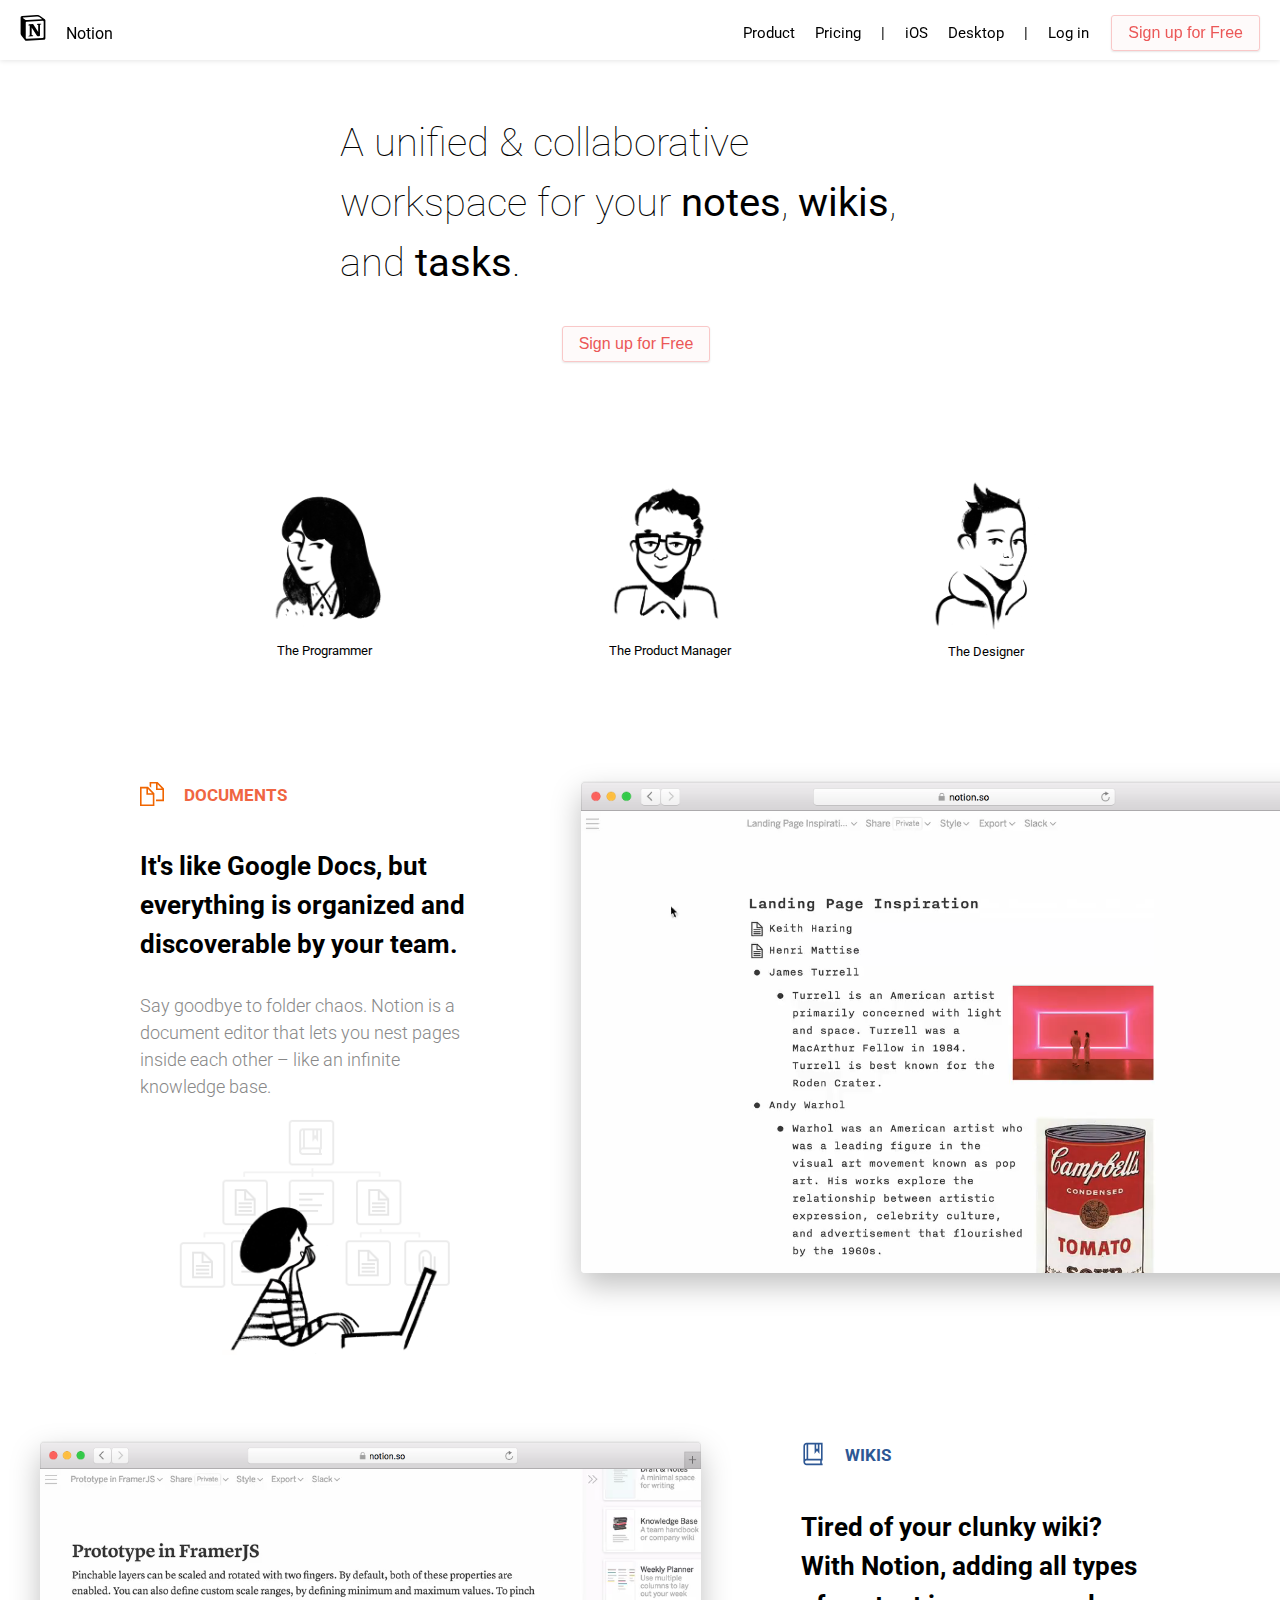
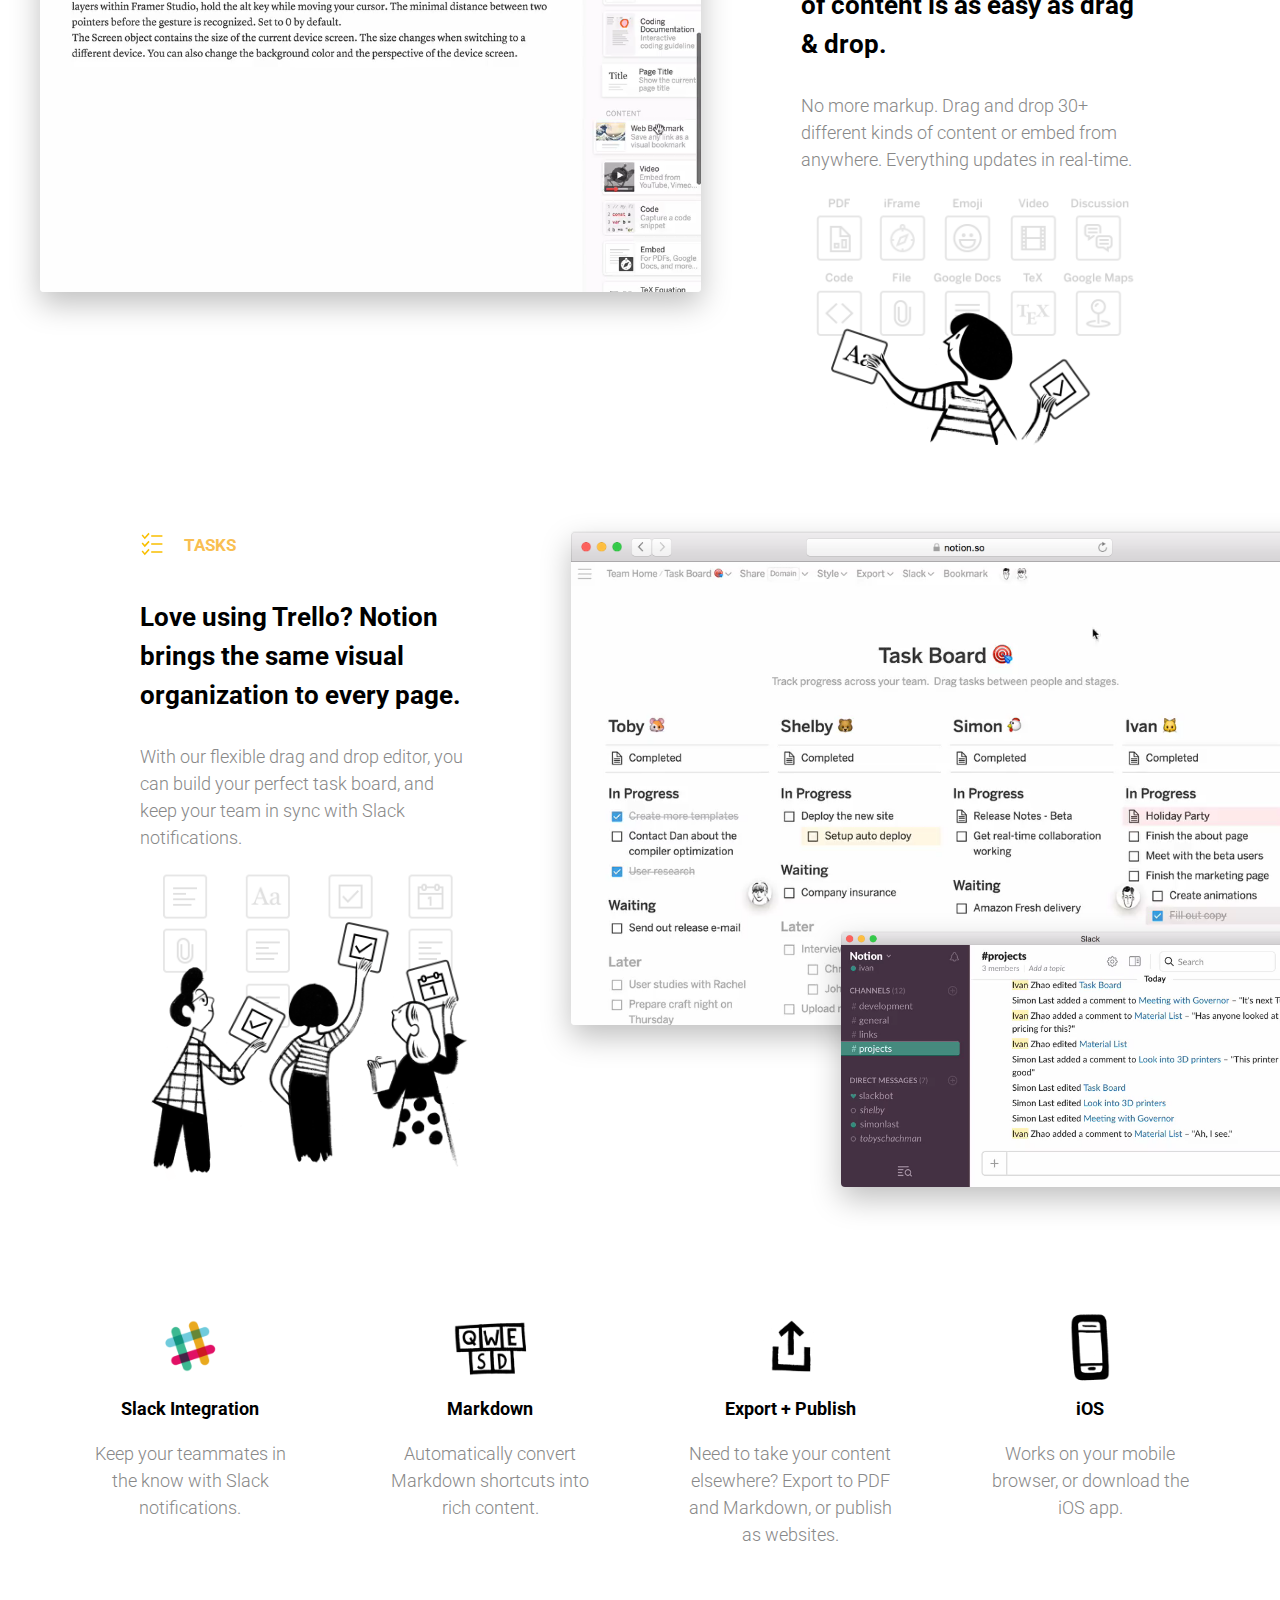
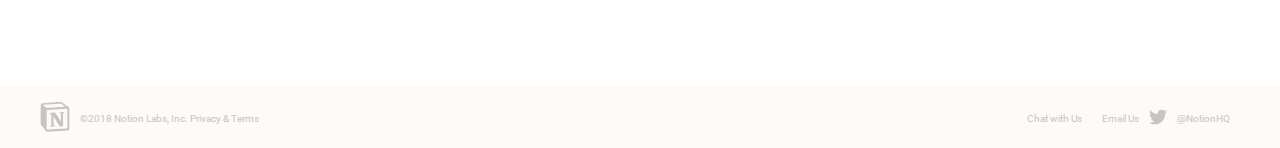
<file: notion/notion-landingpage.html>
<!DOCTYPE html>
<html>
  <head>
    <meta charset="utf-8">
    <link rel="stylesheet" type="text/css" media="screen, projection" href="index.css"/>
    <link href="https://fonts.googleapis.com/css?family=Roboto:300,400,700,900" rel="stylesheet">
    <title>Notion – Docs, Wikis, Tasks. Seamlessly in one.</title>
  </head>

<!-- Navigation -->
  <body>
    <header role="banner" class="page-head">
      <div class="header">
        <img src="images/notion-logo.svg" alt="Notion Logo" style="width: 2%" class="logo">
        <div class="logo-content">
          <a href="">Notion</a>
        </div>

        <div class="main-nav-rechts">
          <ul>
            <li><a>Product</a></li>
            <li><a>Pricing</a></li>
            <li><a>|</a></li>
            <li><a>iOS</a></li>
            <li><a>Desktop</a></li>
            <li><a>|</a></li>
            <li><a>Log in</a></li>
            <button type="button" alt="Sign up for Free">Sign up for Free</button>
          </ul>
        </div>
      </div>
    </header>

<!-- Hero -->
    <main role="main">
      <section role="region" class="hero">
        <div class="wrapper">
          <div class="notes">
            <h2>A unified & collaborative workspace for your <b>notes</b>, <b>wikis</b>, and <b>tasks</b>.</h2>
            <button type="button" onclick="">Sign up for Free</button>
          </div>


          <div class="faces">
            <div class="image1">
              <img src="images/protrait-programmer.png" alt="" style="width: 114px" class="logo">
              <h5>The Programmer</h5>
            </div>

            <div class="image2">
              <img src="images/protrait-product-guy.png" alt="" style="width: 114px" class="logo">
              <h5>The Product Manager</h5>
            </div>

            <div class="image3">
              <img src="images/protrait-designer.png" alt="" style="width: 114px" class="logo">
              <h5>The Designer</h5>
            </div>
          </div>
        </div>
      </section>

<!-- Row -->
      <section role="region">
        <div class="wrapper">
          <div class="row">
            <div class="row-2">
              <div class="content-left">
                <div class="note">
                  <div class="note-img">
                    <img src="images/docs-icon.svg" alt="" style="width: 24px">
                  </div>
                  <div class="note-txt orange">
                    <h3>DOCUMENTS</h3>
                  </div>
                </div>

                <div class="title">
                  <h4>It's like Google Docs, but everything is organized and discoverable by your team.</h4>
                </div>

                <div class="subtitle">
                  <p>Say goodbye to folder chaos. Notion is a document editor that lets you nest pages inside each other – like an infinite knowledge base.</p>
                </div>

                <div class="image">
                  <img src="images/irene-docs.png" alt="" style="width: 100%">
                </div>
              </div>
            </div>

            <div class="row-2">
              <div class="video-right">
                <div class="video-shadow">
                  <img src="images/chrome-safari-top.png" style="width: 100%">
                  <video width="100%" autoplay loop>
                    <source src="images/feature-docs.mp4" type="video/mp4">
                  </video>
                </div>
              </div>

            </div>
          </div>
        </div>
      </section>

<!-- Region -->
      <section role="region">
        <div class="wrapper">
          <div class="row">

            <div class="row-2">
              <div class="video-left">
                <div class="video-shadow">
                  <img src="images/chrome-safari-top.png" style="width: 100%">
                  <video width="100%" autoplay loop>
                    <source src="images/feature-wikis.mp4" type="video/mp4">
                  </video>
                </div>
              </div>
            </div>

            <div class="row-2">
              <div class="content-right">
                <div class="note">
                  <div class="note-img">
                    <img src="images/wiki-icon.svg" alt="" style="width: 24px">
                  </div>
                  <div class="note-txt blue">
                    <h3>WIKIS</h3>
                  </div>
                </div>

                <div class="title">
                  <h4>Tired of your clunky wiki? With Notion, adding all types of content is as easy as drag & drop.</h4>
                </div>

                <div class="subtitle">
                  <p>No more markup. Drag and drop 30+ different kinds of content or embed from anywhere. Everything updates in real-time.</p>
                </div>

                <div class="image">
                  <img src="images/irene-wikis.png" alt="" style="width: 100%">
                </div>
              </div>
            </div>

          </div>
        </div>
      </section>

<!-- Region -->
      <section role="region">
        <div class="wrapper">
          <div class="row">

            <div class="row-2">
              <div class="content-left">
                <div class="note">
                  <div class="note-img">
                    <img src="images/task-icon.svg" alt="" style="width: 24px">
                  </div>
                  <div class="note-txt yellow">
                    <h3>TASKS</h3>
                  </div>
                </div>

                <div class="title">
                  <h4>Love using Trello? Notion brings the same visual organization to every page.</h4>
                </div>

                <div class="subtitle">
                  <p>With our flexible drag and drop editor, you can build your perfect task board, and keep your team in sync with Slack notifications.</p>
                </div>

                <div class="image">
                  <img src="images/irene-tasks.png" alt="" style="width: 100%">
                </div>
              </div>
            </div>

            <div class="row-2">
              <div class="video-right">
                <div class="video-shadow">
                  <img src="images/chrome-safari-top.png" style="width: 100%">
                  <video width="100%" autoplay loop>
                    <source src="images/feature-tasks.mp4" type="video/mp4">
                  </video>
                </div>
              </div>

              <div class="video-absolute">
                <div class="video-shadow">
                  <img src="images/chrome-slack-top.png" style="width: 100%">
                  <video width="100%" autoplay>
                    <source src="images/feature-tasks-slack.mp4" type="video/mp4">
                  </video>
                </div>
              </div>

            </div>
          </div>
        </div>
      </section>

<!-- Row-4 -->
      <section role="region">
        <div class="wrapper">
          <div class="row-4">
            <div class="image1">
              <img src="images/feature-minor-slack.png" alt="" style="width: 80px" class="logo">
              <h6>Slack Integration</h6>
              <p>Keep your teammates in the know with Slack notifications.</p>
            </div>

            <div class="image1">
              <img src="images/feature-minor-keyboard.png" alt="" style="width: 80px" class="logo">
              <h6>Markdown</h6>
              <p>Automatically convert Markdown shortcuts into rich content.</p>
            </div>

            <div class="image1">
              <img src="images/feature-minor-export.png" alt="" style="width: 80px" class="logo">
              <h6>Export + Publish</h6>
              <p>Need to take your content elsewhere? Export to PDF and Markdown, or publish as websites.</p>
            </div>

            <div class="image1">
              <img src="images/feature-minor-mobile.png" alt="" style="width: 80px" class="logo">
              <h6>iOS</h6>
              <p>Works on your mobile browser, or download the iOS app.</p>
            </div>
          </div>
        </div>
      </section>
    </main>

<!-- Complementary -->
    <footer role="complementary">
      <div class="wrapper">
        <div class="footer-container">
            <ul class="footer-left">
              <img src="images/notion-logo-grey.svg" alt="" style="width: 5%" class="logo">
              <li class="footer"><a>©2018 Notion Labs, Inc. Privacy & Terms</a></li>
            </ul>

            <ul class="footer-right">
              <li class="footer"><a>Chat with Us</a></li>
              <li class="footer"><a>Email Us</a></li>
              <img src="images/Logo-Twitter.png" alt="" style="width: 3%" class="logo">
              <li class="footer"><a>@NotionHQ</a></li>
            </ul>
        </div>
      </div>
    </footer>



  </body>
</html>
</file>
<file: index.css>
html, body {
  font-family: 'Pontano Sans', sans-serif;
  margin: 0;
  padding: 0;
  border: 0;
}

.header {
  height: 60px;
  position: fixed;
  top: 0;
  width: 100%;
  background-color: white;
  z-index: 1;
}

.wrapper {
  max-width: 1200px;
  margin-left: auto;
  margin-right: auto;
}

.main-nav-rechts {
  font-family: 'Pontano Sans', sans-serif;
  overflow: hidden;
  font-size: 15px;
  color: grey;
}

.active {
  font-weight: 700;
  letter-spacing: 4px;
}

ul {
  display: flex;
  flex-direction: row;
  align-items: center;
  width: 100%;
}

.main-nav-rechts ul {
  display: flex;
  flex-direction: row;
  justify-content: flex-end;
  align-items: center;
}

li {
  margin: 0px 10px;
  padding-right: 20px;
  padding-top: 20px;
  list-style: none;
}

a {
  font-size: 15px;
  color: black;
  letter-spacing: 0.8px;
  text-decoration: none;
  line-height: 1.5;
}

* {
  box-sizing: border-box;
}
</file>
<file: print.css>
.column {
  width: 100%;
  height: 100%;
  display: flex;
  position: relative;
  flex-direction: column;
  margin-bottom: 80px;
}
  
.image-right {
  display: flex;
  justify-content: flex-end;
  margin-bottom: 100px;
  margin-top: 100px;
}

.image-left {
  display: flex;
  justify-content: flex-start;
  margin-bottom: 100px;
  margin-top: 100px;
}

.andere-welten > .heading {
  position: relative;
  z-index: 3;
  top: 610px;
  left: 800px;
  height: 0px;
  width: 0px;
}
  
.andere-welten > .heading .edge {
  height: 380px;
  width: 300px;
  background-color: white;
  box-shadow: -5px -5px 10px -3px #D80000;
  margin: 20px;
  position: absolute;
  z-index: -1;
}
  
.andere-welten > .heading .text {
  height: 300px;
  width: 300px;
}
  
.andere-welten > .heading .subtext {
  margin-left: 50px;
  margin-right: -40px;
  margin-top: 40px;
  color: #D80000;
}
  
.andere-welten > .image-left .edge {
  height: 600px;
  width: 400px;
  background-color: white;
  box-shadow: -5px -5px 10px -3px #D80000;
  margin: 20px;
  position: absolute;
  z-index: -1;
}
  
.andere-welten > .image-left img {
  padding-left: 40px;
  padding-top: 70px;
  position: relative;
}
  
.mmm > .heading {
  position: relative;
  z-index: 3;
  top: 0px;
  left: -100px;
  height: 0px;
  width: 0px;
}
  
.mmm > .heading .edge {
  height: 420px;
  width: 320px;
  background-color: white;
  box-shadow: 5px 5px 10px -3px #E6008E;
  margin-top: 30px;
  margin-right: 30px;
  position: absolute;
  z-index: -1;
}

.mmm > .heading .text {
  height: 300px;
  width: 300px;
  padding-left: 20px;
}
  
.mmm > .heading .subtext {
  margin-left: 0px;
  margin-right: 0px;
  margin-top: 50px;
  color: #E6008E;
}
  
.mmm > .image-right .edge {
  height: 300px;
  width: 800px;
  background-color: white;
  box-shadow: 5px 5px 10px -3px #E6008E;
  margin-top: 420px;
  margin-left: 190px;
  position: absolute;
  z-index: -1;
}
  
.mmm > .image-right img {
  padding-right: 80px;
}
  
.gilde > .heading {
  position: relative;
  z-index: 3;
  top: 0px;
  left: 800px;
  height: 0px;
  width: 0px;
}
  
.gilde > .heading .edge {
  height: 430px;
  width: 300px;
  background-color: white;
  box-shadow: -5px 5px 10px -3px #4ECFFF;
  margin: 15px;
  position: absolute;
  z-index: -1;
}
  
.gilde > .heading .text {
  height: 300px;
  width: 300px;
}
  
.gilde > .heading .subtext {
  margin-left: 40px;
  margin-right: 0px;
  margin-top: 30px;
  color: #4ECFFF;
}

.gilde > .image-left .edge {
  height: 600px;
  width: 200px;
  background-color: white;
  box-shadow: -5px 5px 10px -3px #4ECFFF;
  margin-left: 20px;
  margin-top: 150px;
  position: absolute;
  z-index: -1;
}
  
.gilde > .image-left img {
  padding-left: 40px;
  padding-top: 70px;
}
  
.subtext {
  font-size: 15px;
  font-kerning: normal;
  letter-spacing: 0.8px;
  line-height: 1.5;
}
  
@media screen and (max-width: 767px) { 
  header,
  section {
    display: none;
  }
}

@media screen and (min-width: 767px) and (max-width: 1023px) { 
  .wrapper {
    max-width: 700px;
  }

  .text > img {
    width: 200px !important;
  }
  .andere-welten > .heading .subtext,
  .mmm > .heading .subtext,
  .gilde > .heading .subtext {
    margin-top: 20px;
  }
  .subtext {
    font-size: 13px;
    width: 250px;
  }

  .andere-welten > .heading {
    top: 370px;
    left: 400px;
  }
  .andere-welten > .heading .edge {
    height: 280px;
  }
  .andere-welten > .image-left img {
    padding-left: 30px;
    padding-top: 35px;
  }
  .andere-welten > .image-left .edge {
    height: 350px;
  }

  .mmm > .heading {
    left: -30px;
  }
  .mmm > .heading .edge {
    height: 350px;
    width: 280px;
  }
  .mmm > .image-right img {
    padding-right: 30px;
  }
  .mmm > .image-right .edge {
    margin-top: 200px;
    margin-left: 100px;
    width: 600px;
  }

  .gilde > .heading {
    left: 400px;
  }
  .gilde > .heading .edge {
    height: 300px;
  }
  .gilde > .image-left img {
    width: 100% !important;
  }
  .gilde > .image-left .edge {
    margin-top: 0;
    height: 500px;
  }
}

@media screen and (min-width: 1024px) and (max-width: 1439px) { 
  .wrapper {
    max-width: 960px;
  }

  .image-left img,
  .image-right img {
    width: 80% !important;
  }

  .andere-welten > .heading {
    top: 470px;
    left: 610px;
  }

  .mmm > .heading {
    left: -20px;
    top: 50px;
  }
  .mmm > .image-right {
    margin-top: 150px;
  }
  .mmm > .image-right img {
    padding-right: 40px;
  }
  .mmm > .image-right .edge {
    margin-top: 280px;
    margin-left: 150px;
  }

  .gilde > .heading {
    top: 40px;
    left: 600px;
  }
  .gilde > .image-left .edge {
    margin-top: 0;
  } 
}

@keyframes fadeInOut {
  0% {
    opacity:1;
  }
  22.2222% {
    opacity:1;
  }
  33.3333% {
    opacity:0;
  }
  88.8888% {
    opacity:0;
  }
  100% {
    opacity:1;
  }
}
  
.image.fading picture img {
  animation-name: fadeInOut;
  animation-timing-function: ease-in-out;
  animation-iteration-count: infinite;
  animation-direction: normal;
}

.image.fading picture:nth-of-type(1) img {
  animation-delay: 6s;
  animation-duration: 9s;
}
.image.fading picture:nth-of-type(2) img {
  animation-delay: 3s;
  animation-duration: 9s;
}
.image.fading picture:nth-of-type(3) img {
  animation-delay: 0s;
  animation-duration: 9s;
}
</file>
<file: web.css>
body {
  background: repeating-linear-gradient(
    -63.25deg,
    transparent,
    transparent 32px,
    #b7b7b7 32px,
    #b7b7b7 33px
  );
  overflow-x: hidden;
}

.column {
  width: 100%;
  height: 100%;
  display: flex;
  position: relative;
  flex-direction: column;
}

.image {
  width: 100%;
  height: 665px;
  background-color:white;
}

.row {
  margin-bottom: 100px;
  margin-top: 100px;
}

.row.notion {
  margin-top: 0px;
}

.notion-landingpage-link {
  position: relative;
  display: block;
  left: -30px;
  top: 100px;
  height: 160px;
  width: 160px;
}

.notion-landingpage-link .st0 {
  transition: fill 1s;
}

.notion-landingpage-link:hover .st0 {
  fill: #4DCEFF;
}

.notion > .heading {
  position: relative;
  z-index: 3;
  top: -80px;
  left: 890px;
  height: 0px;
  width: 0px;
}

.notion > .heading .edge {
  height: 380px;
  width: 300px;
  background-color: white;
  box-shadow: 5px -5px 10px -3px #22FF55;
  margin: 20px;
  position: absolute;
  z-index: -1;
}
  
.notion > .heading .text {
  height: 300px;
  width: 300px;
}
  
.notion > .heading .subtext {
  margin-left: 50px;
  margin-top: 40px;
  color: #22FF55;
}
  
.notion > .image .edge {
  height: 665px;
  width: 400px;
  background-color: white;
  box-shadow: -5px 5px 10px -3px #22FF55;
  position: absolute;
  z-index: -1;
}

.werner-lau {
  margin-left: 100px;
  margin-bottom: 0px;
  height: 765px;
}

.werner-lau > .heading {
  position: relative;
  z-index: 3;
  top: 0px;
  left: -100px;
  height: 0px;
  width: 0px;
}
  
.werner-lau > .heading .text {
  height: 300px;
  width: 300px;
  font-family: 'Playfair Display';
  font-size: 90px;
  color: #4DCEFF;
  transform: rotate(-90deg);
  position: relative;
  top: 138px;
  left: -25px;
}

.werner-lau > .image .edge {
  height: 765px;
  margin-top: -40px;
  width: 10000px;
  background-color: white;
  box-shadow: -6px -5px 10px -3px #4DCEFF;
  position: absolute;
  z-index: -1;
}

.website-frame {
  overflow-x: hidden;
  overflow-y: scroll;
  height: 600px;
  margin-top: 40px;
  margin-left: 40px;
  line-height: 0;
}

.website-frame img {
  margin: 0;
}

.subtext {
  font-size: 15px;
  font-kerning: normal;
  letter-spacing: 0.8px;
  line-height: 1.5;
}
  
@media screen and (max-width: 767px) { 
  header,
  section {
    display: none;
  }
}

@media screen and (min-width: 767px) and (max-width: 1023px) { 
  .wrapper {
    max-width: 700px;
  }

  .notion > .heading .edge {
    height: 330px;
    width: 250px;
  }
  .notion > .heading {
    left: 440px;
  }
  .notion > .heading .text {
    height: 200px;
    width: 200px;
  }
  .notion > .heading .subtext {
    font-size: 14px;
  }
  .notion > .heading .text img {
    width: 200px !important;
  }
  .notion > .image .edge,
  .notion > .image {
    height: 388px;
  }
  
  .werner-lau {
    margin-left: 60px;
  }
  .werner-lau,
  .werner-lau > .image .edge {
    height: 480px;
  }
  .werner-lau > .image .edge {
    margin-top: -20px;
  }
  .werner-lau > .heading .text {
    font-size: 50px;
    top: -55px;
    left: 28px;
  }
  .werner-lau > .image {
    height: unset;
  }
  .website-frame {
    width: 620px;
    height: 345px;
    margin-top: 20px;
    margin-left: 20px;
  }
  .website-frame img {
    width: 620px;
  }
}

@media screen and (min-width: 1024px) and (max-width: 1300px) { 
  .wrapper {
    max-width: 960px;
  }

  .notion > .heading .edge {
    height: 330px;
    width: 250px;
  }
  .notion > .heading {
    left: 700px;
  }
  .notion > .heading .text {
    height: 250px;
    width: 250px;
  }
  .notion > .image .edge,
  .notion > .image {
    height: 532px;
  }

  .werner-lau,
  .werner-lau > .image .edge {
    height: 620px;
  }
  .werner-lau > .image {
    height: unset;
  }
  .website-frame {
    width: 820px;
    height: 456px;
  }
  .website-frame img {
    width: 820px;
  }
}
</file>
<file: notion/index.css>
/* Global */

html, body {
  font-family: 'Roboto', sans-serif;
  line-height: 1.5;
  margin: 0;
  padding: 0;
}

.header {
  height: 60px;
  position: fixed;
  top: 0;
  width: 100%;
  background-color: white;
  z-index: 1;
  box-shadow: rgba(0, 0, 0, 0.10) 0px 1px 5px, rgb(245, 245, 245) 0px -1px 0px;
}

.page-head .logo {
  float: left;
  margin: 15px 20px;
}

.wrapper {
  max-width: 1200px;
  margin-left: auto;
  margin-right: auto;
}

.yellow {
  color: rgb(249, 191, 82);
}

.orange {
  color: rgb(240, 101, 66);
}

.blue {
  color: rgb(45, 87, 148);
}


/* Fonts */

h2 {
  font-size: 40px;
  font-family: 'Roboto', sans-serif;
  font-weight: lighter;
}

h3 {
  font-size: 17px;
  line-height: 1;
  text-transform: uppercase;
  font-weight: 700;
  margin: 0;
}

h4 {
  font-size: 26px;
  margin-bottom: 10px;
  font-weight: 700;
}

h5 {
  text-align: center;
  margin: 0;
  font-weight: 400;
}

h6 {
  text-align: center;
  margin: 0;
  font-size: 18px;
}

p {
  font-size: 18px;
  font-weight: 300;
  color: rgb(136, 136, 136);
}

a {
  text-decoration: none;
  color: black;
}

footer a {
  color: rgb(197, 197, 197);
  font-size: 10px;
}


/* Navigation */

.main-nav-rechts {
  overflow: hidden;
  font-size: 15px;
  font-weight: 400;
  color: grey;
}

.logo-content {
  float: left;
  text-align: center;
  padding-top: 22px;
  font-weight: 400;
}

ul {
  display: flex;
  flex-direction: row;
  align-items: center;
  width: 100%;
}

.main-nav-rechts ul {
  display: flex;
  flex-direction: row;
  justify-content: flex-end;
  align-items: center;
}

li {
  margin: 0px 10px;
  list-style: none;
}

button {
  border-radius: 3px;
  padding: 8px 16px;
  font-size: 16px;
  font-weight: 500;
  background: rgba(235, 87, 87, 0.03);
  color: rgb(235, 87, 87);
  border: 1px solid rgb(249, 200, 200);
  box-shadow: rgba(0, 0, 0, 0.1) 0px 1px 2px;
  margin-left: 10px;
  margin-right: 20px;
}


/* hero */

.hero {
  margin-bottom: 40px;
  margin-top: 40px;
  padding-top: 40px;
  z-index: 2;
}

.notes {
  text-align: center;
}

.notes h2 {
  text-align: left;
  margin-left: 300px;
  margin-right: 300px;
}

button {
  border-radius: 3px;
  padding: 8px 16px;
  font-size: 16px;
  font-weight: 500;
  background: rgba(235, 87, 87, 0.03);
  color: rgb(235, 87, 87);
  border: 1px solid rgb(249, 200, 200);
  box-shadow: rgba(0, 0, 0, 0.1) 0px 1px 2px;
  margin-left: 12px;
}


/* Images */

* {
  box-sizing: border-box;
}

.faces {
  margin: 120px 0px;
  display: flex;
  flex-direction: row;
  justify-content: space-evenly;
}

/* Rows */

* {
  box-sizing: border-box;
}

.row {
  width: 100%;
  height: 100%;
  display: flex;
  position: relative;
  flex-direction: row;
  margin-bottom: 80px;
}

.content-left {
  display: flex;
  flex-direction: column;
  align-items: flex-start;
  margin-left: 100px;
}

.content-right {
  display: flex;
  flex-direction: column;
  align-items: flex-start;
  margin-right: 100px;
}

.video-right {
  padding-left: 100px;
  margin-right: -80px;
  position: relative;
}

.video-left {
  padding-left: 0px;
  padding-right: 100px;
}

.video-absolute {
  position: absolute;
  padding-left: 370px;
  margin-right: -100px;
  top: 400px;
}

.video-shadow {
  display: flex;
  flex-direction: column;
  align-items: flex-end;
  width: 100%;
  border-radius: 4px;
  overflow: hidden;
  background: white;
  box-shadow: rgba(0, 0, 0, 0.25) 0px 12px 30px, rgb(245, 245, 245) 0px -1px 0px;
}

.note {
  display: flex;
  flex-direction: row;
}

.note-txt {
  margin-left: 20px;
  padding-top: 5px;
}


/* Row-4 */

* {
  box-sizing: border-box;
}

.row-4 {
  margin: 120px 0px;
  display: flex;
  flex-direction: row;
  justify-content: space-around;
  text-align: center;
}

.image1 {
  padding: 0 30px;
  max-width: 270px;
}


/* Footer */

footer {
  overflow: hidden;
  background-color: rgb(253, 250, 248);
}

.footer-container {
  display: flex;
  flex-direction: row;
  justify-content: center;
  align-items: center;
  padding: 0px 0px;
}

ul.footer-left {
  justify-content: flex-start;
  padding: 0 0;
}

ul.footer-right {
  justify-content: flex-end;
  padding: 0 0;
}
</file>
